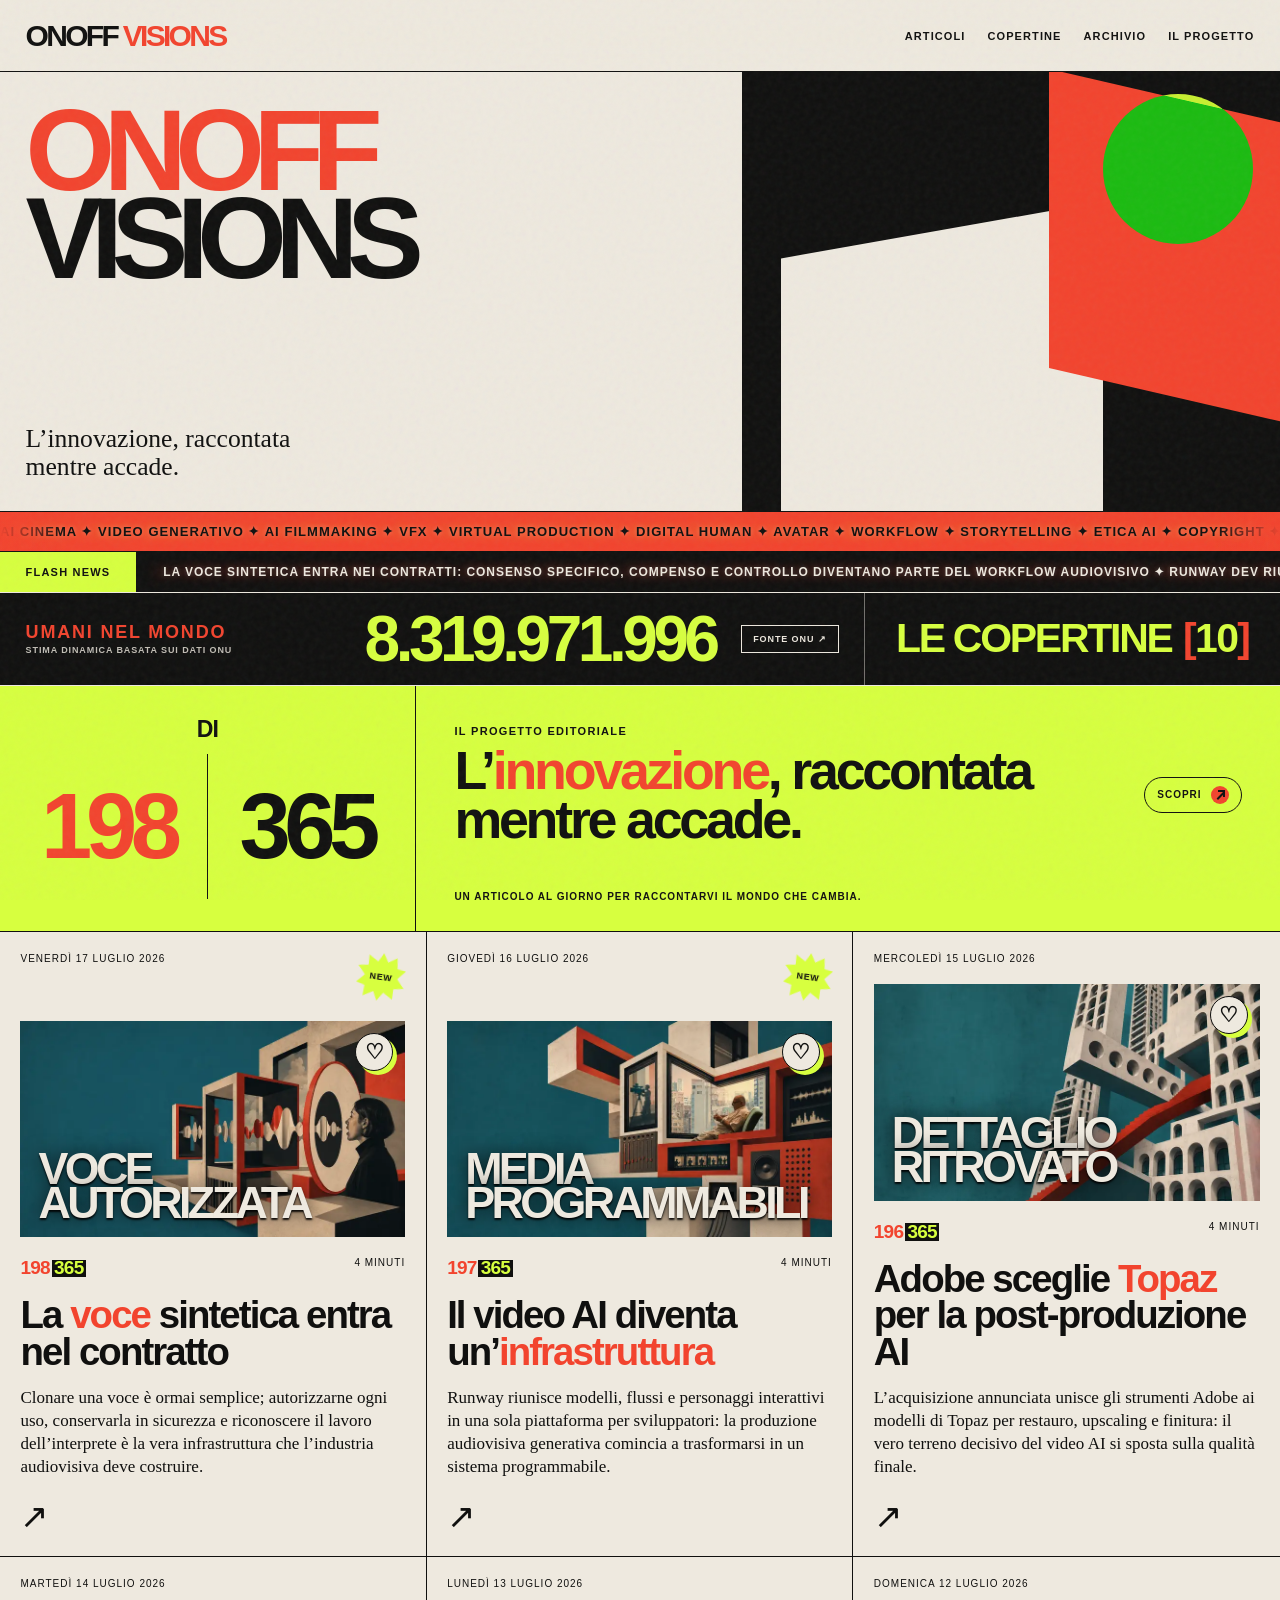
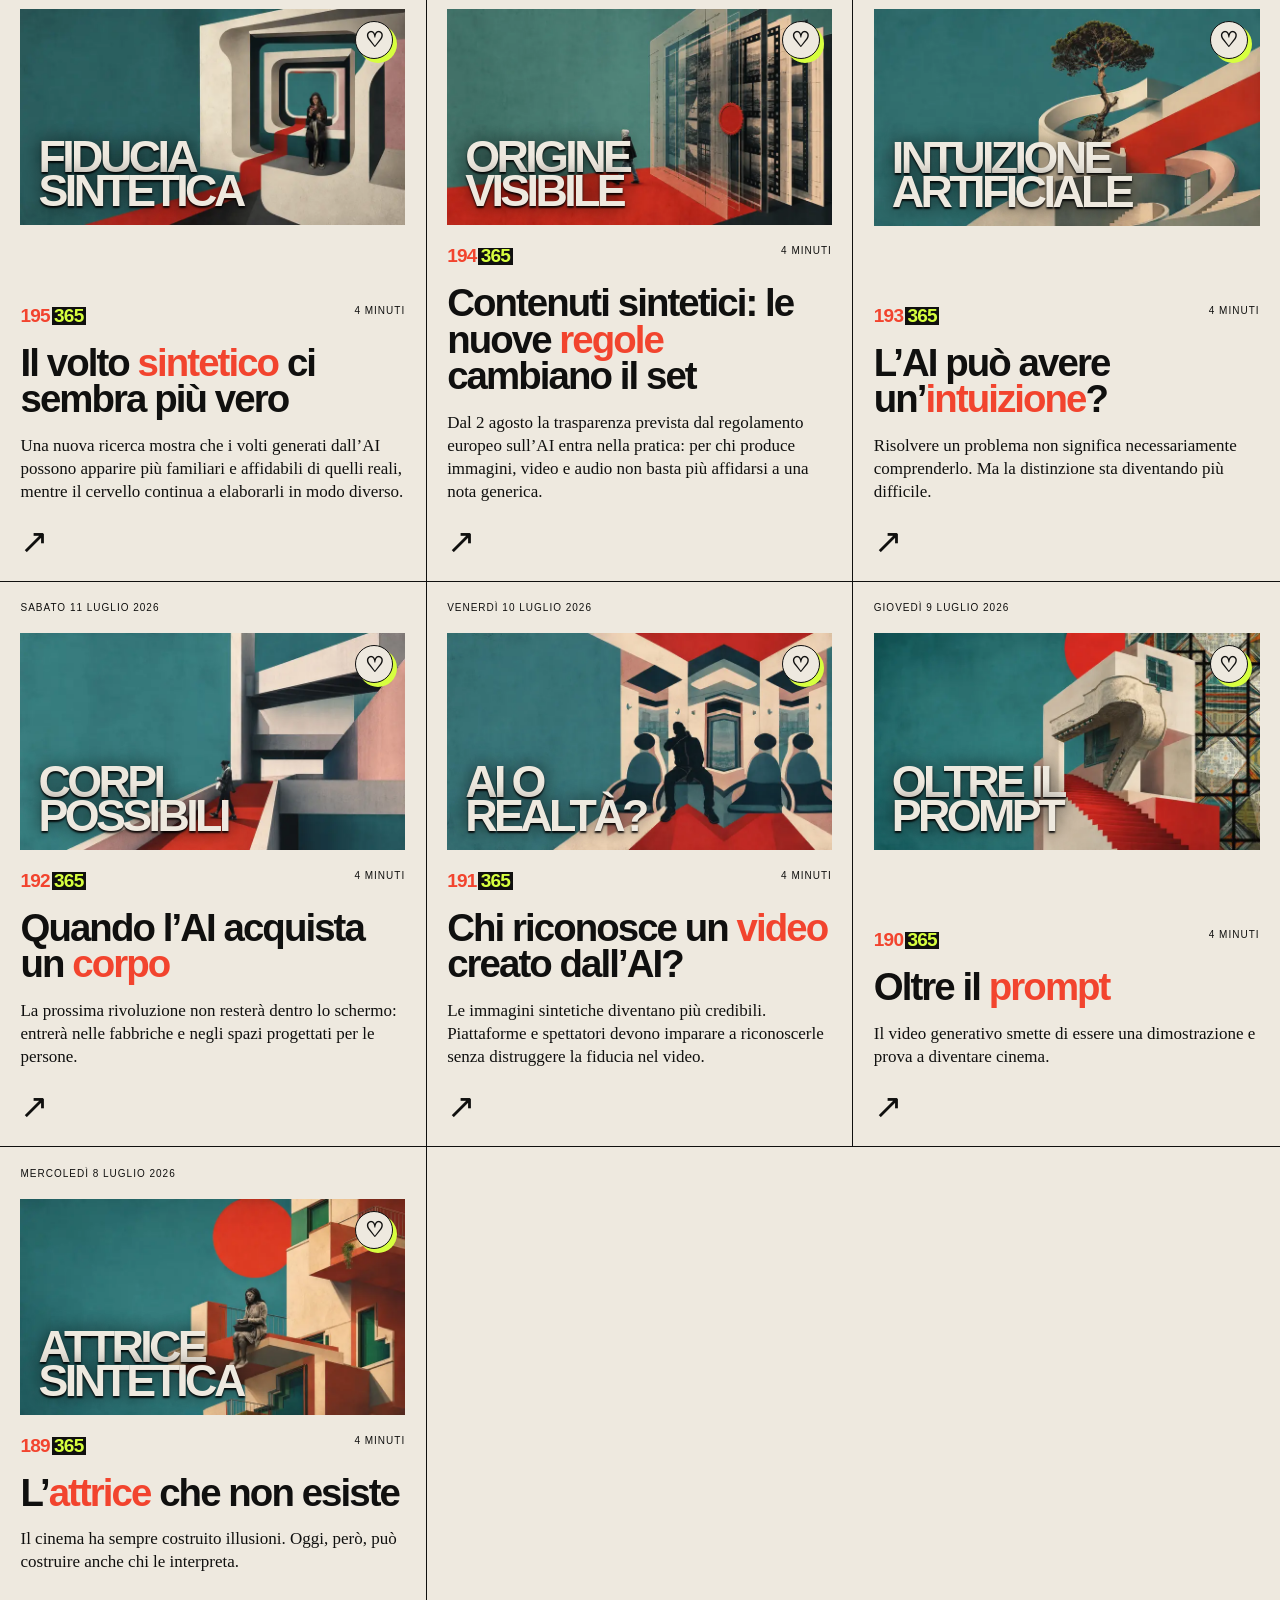
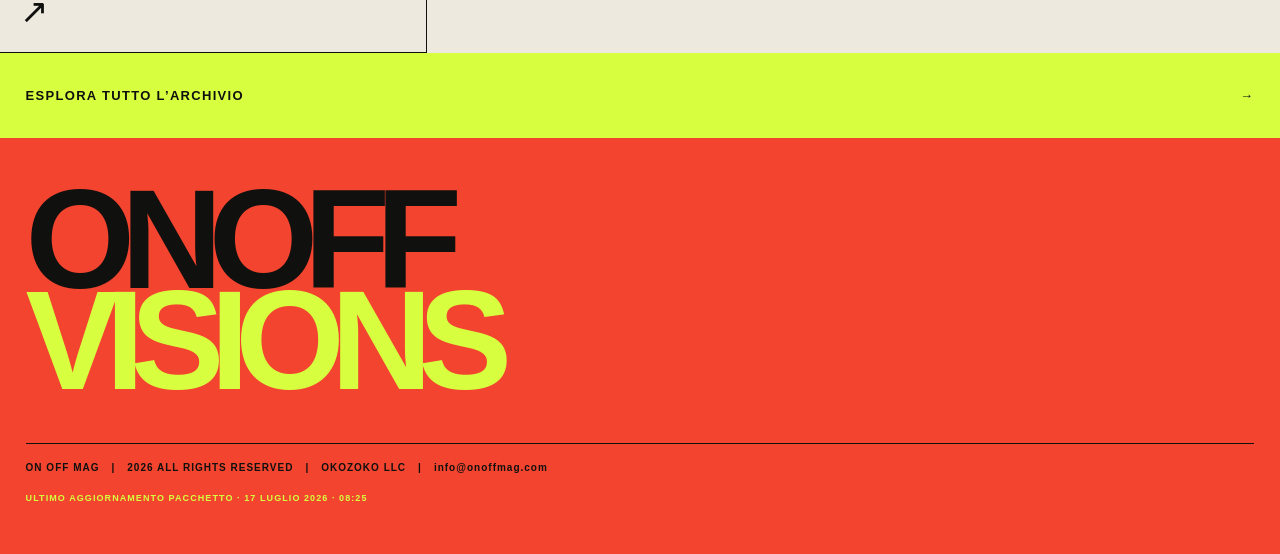
<file: index.html>
<!doctype html>
<html lang="it">
<head>
 <meta charset="utf-8">
 <meta name="viewport" content="width=device-width,initial-scale=1">
 <title>ONOFF VISIONS — AI, cinema e tecnologie creative</title>
 <meta name="description" content="L’innovazione, raccontata mentre accade.">
 <meta name="theme-color" content="#eee9df">
 <meta name="apple-mobile-web-app-title" content="ONOFF VISIONS">
 <link rel="apple-touch-icon" href="/apple-touch-icon.png">
 <link rel="icon" type="image/png" href="/favicon-32x32.png">
 <link rel="icon" type="image/png" sizes="192x192" href="/icon-192.png">
 <link rel="icon" type="image/png" sizes="512x512" href="/icon-512.png">
 <link rel="manifest" href="/site.webmanifest">
 <meta property="og:type" content="website">
 <meta property="og:site_name" content="ONOFF VISIONS">
 <meta property="og:title" content="ONOFF VISIONS — Un articolo al giorno per raccontarvi il mondo che cambia">
 <meta property="og:description" content="L’innovazione, raccontata mentre accade.">
 <meta property="og:url" content="https://onoffvisions.pages.dev/">
 <meta property="og:image" content="https://onoffvisions.pages.dev/onoff-visions-share-v2.png">
 <meta property="og:image:width" content="800">
 <meta property="og:image:height" content="800">
 <meta property="og:image:alt" content="Icona ONOFF VISIONS">
 <meta name="twitter:card" content="summary_large_image">
 <link rel="stylesheet" href="styles.css">
</head>
<body data-base=".">
 <div class="grain"></div>
 <header><a class="logo" href="index.html">ONOFF <i>VISIONS</i></a><nav><a href="index.html">Articoli</a><a href="archivio.html">Archivio</a><a href="about.html">Il progetto</a></nav><button class="menu" onclick="toggleMenu()">☰</button></header>
 <main>
  <section class="hero"><div class="hero-copy"><h1 class="hero-logo"><span>ONOFF</span><span>VISIONS</span></h1><p class="lead">L’innovazione, raccontata mentre&nbsp;accade.</p></div><div class="hero-art"><div class="shape a"></div><div class="shape b"></div><div class="shape c"></div></div></section>
  <div class="ticker" aria-label="Temi di ONOFF VISIONS"><div class="ticker-track"><span>AI CINEMA ✦ VIDEO GENERATIVO ✦ AI FILMMAKING ✦ VFX ✦ VIRTUAL PRODUCTION ✦ DIGITAL HUMAN ✦ AVATAR ✦ WORKFLOW ✦ STORYTELLING ✦ ETICA AI ✦ COPYRIGHT ✦ SORA ✦ VEO ✦ RUNWAY ✦ KLING ✦ MIDJOURNEY ✦ ADOBE FIREFLY ✦ CHAT GPT ✦ ROBOTICA ✦ INDUSTRIA AUDIOVISIVA ✦ FUTURO DELLE IMMAGINI ✦ CINEMA ✦ CREATIVITÀ ✦ INNOVAZIONE ✦ CULTURA VISIVA ✦ TECNOLOGIA ✦</span><span aria-hidden="true">AI CINEMA ✦ VIDEO GENERATIVO ✦ AI FILMMAKING ✦ VFX ✦ VIRTUAL PRODUCTION ✦ DIGITAL HUMAN ✦ AVATAR ✦ WORKFLOW ✦ STORYTELLING ✦ ETICA AI ✦ COPYRIGHT ✦ SORA ✦ VEO ✦ RUNWAY ✦ KLING ✦ MIDJOURNEY ✦ ADOBE FIREFLY ✦ CHAT GPT ✦ ROBOTICA ✦ INDUSTRIA AUDIOVISIVA ✦ FUTURO DELLE IMMAGINI ✦ CINEMA ✦ CREATIVITÀ ✦ INNOVAZIONE ✦ CULTURA VISIVA ✦ TECNOLOGIA ✦</span></div></div>
  <section class="flash-news" aria-label="Ultime notizie flash"><span class="flash-label">FLASH NEWS</span><div class="flash-window"><div class="flash-track" data-flash-news></div></div></section>
  <section class="world-counter" aria-label="Stima della popolazione mondiale"><div class="world-counter-copy"><span>Umani nel mondo</span><small>Stima dinamica basata sui dati ONU</small></div><strong data-world-counter aria-label="Stima aggiornata della popolazione mondiale">8.300.678.396</strong><a class="world-source" href="https://population.un.org/wpp/" target="_blank" rel="noopener noreferrer">Fonte ONU ↗</a><a class="world-covers" href="copertine.html"><span>Le copertine</span><span class="cover-count" data-cover-count>00</span></a></section>
  <a class="project-banner" href="articoli/perche-onoff-visions.html"><span class="project-number" data-year-counter><small>DI</small><b data-year-current>000</b><i aria-hidden="true"></i><strong>365</strong></span><span class="project-copy"><small>Il progetto editoriale</small><span class="project-title"><em>L’<span class="title-highlight">innovazione</span>, raccontata mentre accade.</em><b class="project-cta">Scopri<span class="cta-arrow" aria-hidden="true"></span></b></span></span><small class="project-tagline">Un articolo al giorno per raccontarvi il mondo che cambia.</small></a>
  <section><div class="grid" data-cards></div><a class="archive-link" href="archivio.html"><span>Esplora tutto l’archivio</span><span>→</span></a></section>
 </main>
 <footer><div class="footer-logo">ONOFF<br>VISIONS</div><div class="fine"><span>Un progetto di ONOFFMAG — Roma / New York</span><span>© 2026</span></div></footer>
 <script src="app.js"></script>
</body>
</html>
</file>
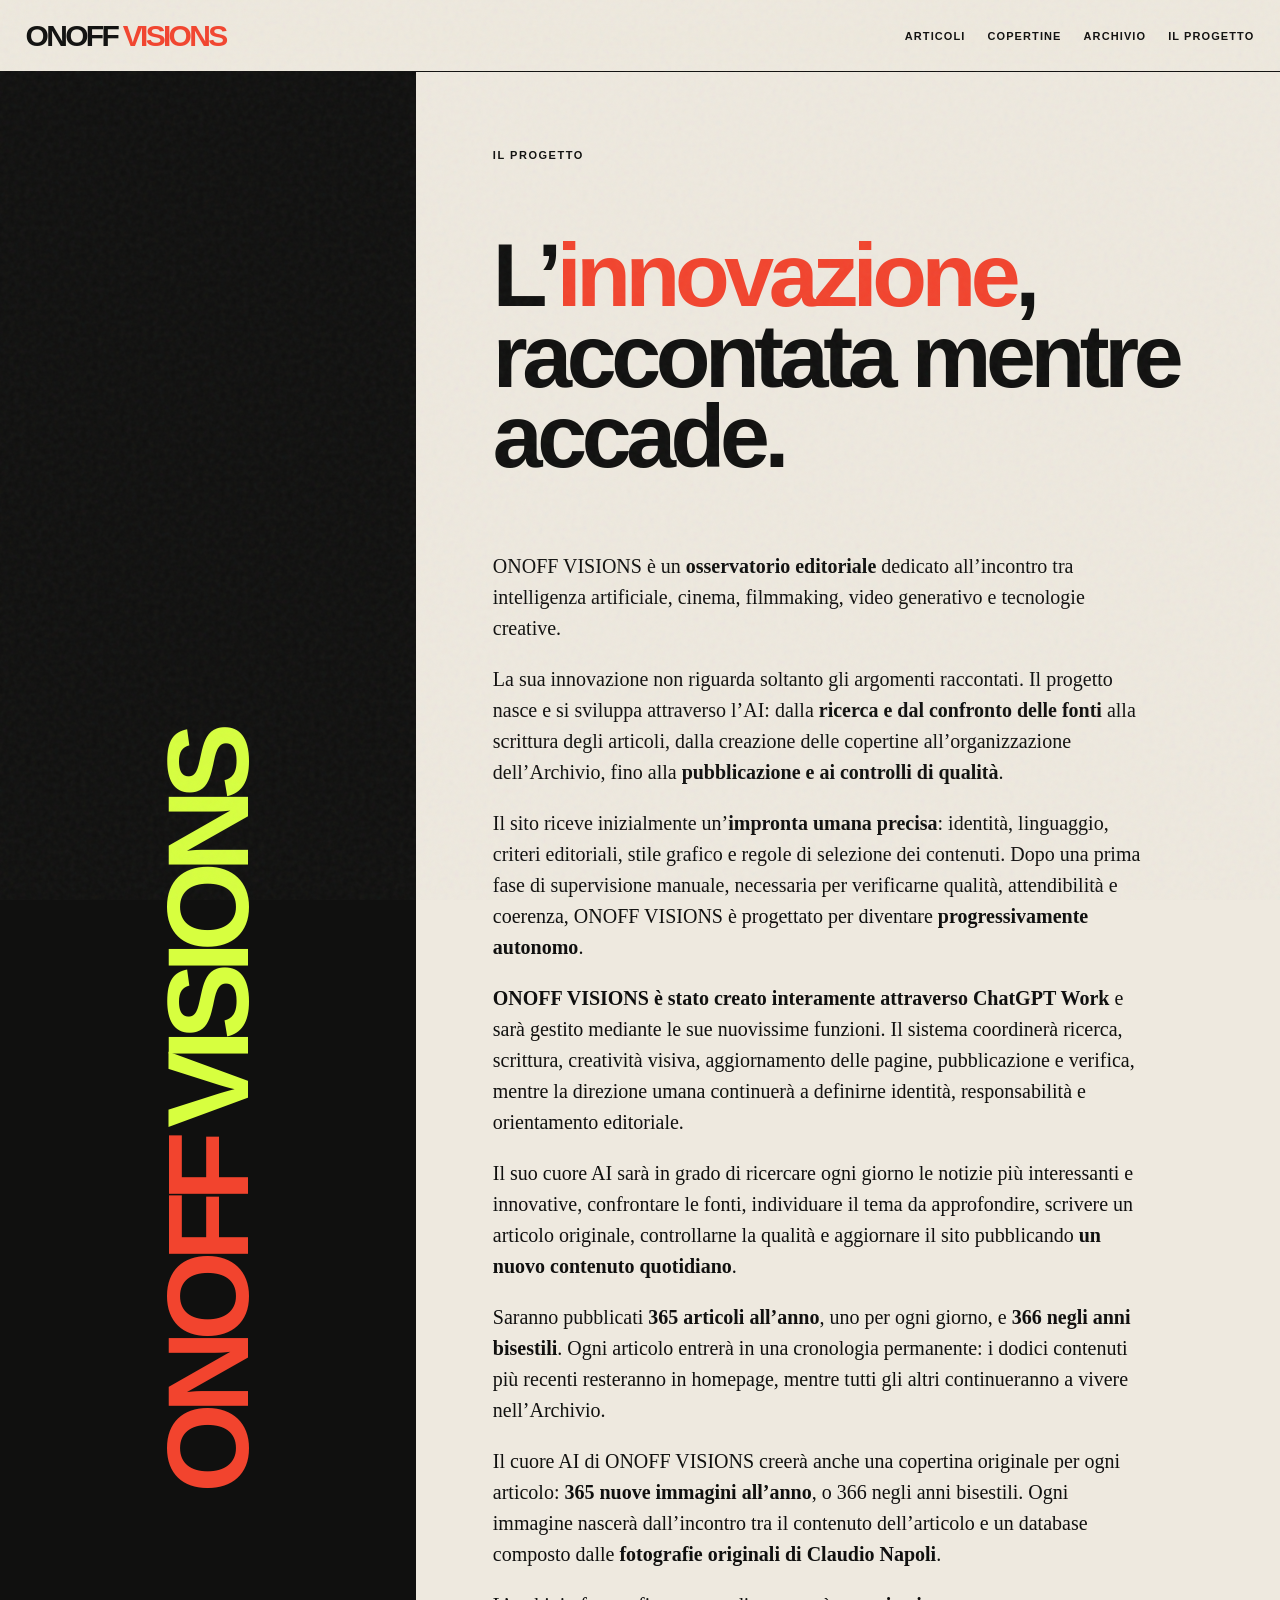
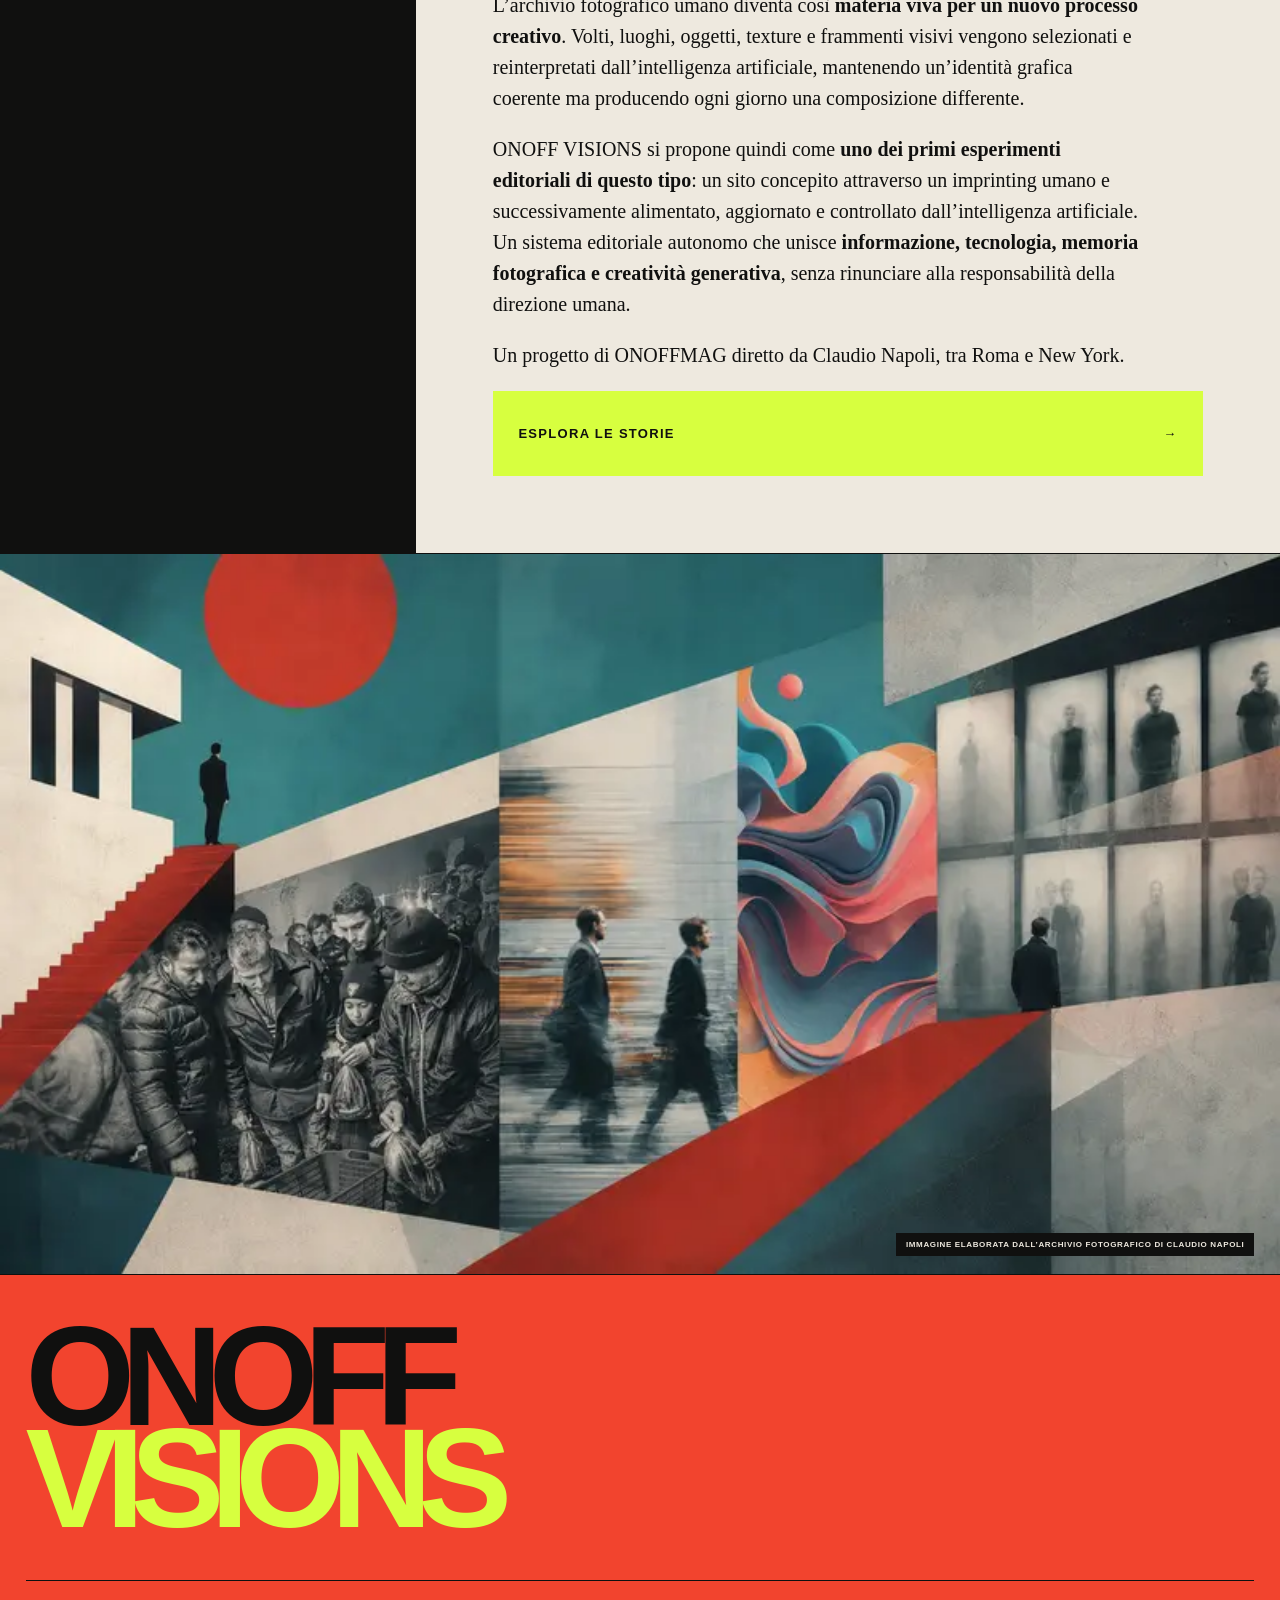
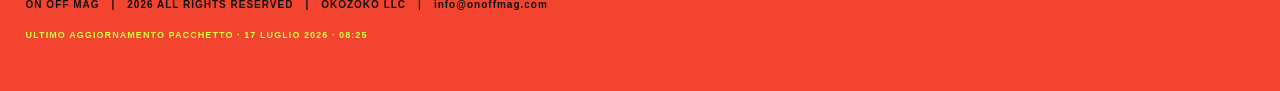
<file: about.html>
<!doctype html>
<html lang="it">
<head>
 <meta charset="utf-8">
 <meta name="viewport" content="width=device-width,initial-scale=1">
 <title>Il progetto — ONOFF VISIONS</title>
 <meta name="description" content="ONOFF VISIONS: un progetto editoriale creato e gestito con l’intelligenza artificiale, tra innovazione, immagini e controllo umano.">
 <link rel="stylesheet" href="styles.css">
</head>
<body data-base=".">
 <div class="grain"></div>
 <header>
  <a class="logo" href="index.html">ONOFF <i>VISIONS</i></a>
  <nav><a href="index.html">Articoli</a><a href="copertine.html">Copertine</a><a href="archivio.html">Archivio</a><a href="about.html">Il progetto</a></nav>
  <button class="menu" onclick="toggleMenu()">☰</button>
 </header>
 <main>
  <section class="about">
   <div class="about-mark"><div class="about-mark-inner"><span>ONOFF</span><span>VISIONS</span></div></div>
   <div class="about-copy">
    <div class="eyebrow">Il progetto</div>
    <h2>L’<span class="title-highlight">innovazione</span>, raccontata mentre accade.</h2>
    <p>ONOFF VISIONS è un <strong>osservatorio editoriale</strong> dedicato all’incontro tra intelligenza artificiale, cinema, filmmaking, video generativo e tecnologie creative.</p>
    <p>La sua innovazione non riguarda soltanto gli argomenti raccontati. Il progetto nasce e si sviluppa attraverso l’AI: dalla <strong>ricerca e dal confronto delle fonti</strong> alla scrittura degli articoli, dalla creazione delle copertine all’organizzazione dell’Archivio, fino alla <strong>pubblicazione e ai controlli di qualità</strong>.</p>
    <p>Il sito riceve inizialmente un’<strong>impronta umana precisa</strong>: identità, linguaggio, criteri editoriali, stile grafico e regole di selezione dei contenuti. Dopo una prima fase di supervisione manuale, necessaria per verificarne qualità, attendibilità e coerenza, ONOFF VISIONS è progettato per diventare <strong>progressivamente autonomo</strong>.</p>
    <p><strong>ONOFF VISIONS è stato creato interamente attraverso ChatGPT Work</strong> e sarà gestito mediante le sue nuovissime funzioni. Il sistema coordinerà ricerca, scrittura, creatività visiva, aggiornamento delle pagine, pubblicazione e verifica, mentre la direzione umana continuerà a definirne identità, responsabilità e orientamento editoriale.</p>
    <p>Il suo cuore AI sarà in grado di ricercare ogni giorno le notizie più interessanti e innovative, confrontare le fonti, individuare il tema da approfondire, scrivere un articolo originale, controllarne la qualità e aggiornare il sito pubblicando <strong>un nuovo contenuto quotidiano</strong>.</p>
    <p>Saranno pubblicati <strong>365 articoli all’anno</strong>, uno per ogni giorno, e <strong>366 negli anni bisestili</strong>. Ogni articolo entrerà in una cronologia permanente: i dodici contenuti più recenti resteranno in homepage, mentre tutti gli altri continueranno a vivere nell’Archivio.</p>
    <p>Il cuore AI di ONOFF VISIONS creerà anche una copertina originale per ogni articolo: <strong>365 nuove immagini all’anno</strong>, o 366 negli anni bisestili. Ogni immagine nascerà dall’incontro tra il contenuto dell’articolo e un database composto dalle <strong>fotografie originali di Claudio Napoli</strong>.</p>
    <p>L’archivio fotografico umano diventa così <strong>materia viva per un nuovo processo creativo</strong>. Volti, luoghi, oggetti, texture e frammenti visivi vengono selezionati e reinterpretati dall’intelligenza artificiale, mantenendo un’identità grafica coerente ma producendo ogni giorno una composizione differente.</p>
    <p>ONOFF VISIONS si propone quindi come <strong>uno dei primi esperimenti editoriali di questo tipo</strong>: un sito concepito attraverso un imprinting umano e successivamente alimentato, aggiornato e controllato dall’intelligenza artificiale. Un sistema editoriale autonomo che unisce <strong>informazione, tecnologia, memoria fotografica e creatività generativa</strong>, senza rinunciare alla responsabilità della direzione umana.</p>
    <p>Un progetto di ONOFFMAG diretto da Claudio Napoli, tra Roma e New York.</p>
    <a class="archive-link" href="index.html"><span>Esplora le storie</span><span>→</span></a>
   </div>
  </section>
  <figure class="about-visual">
   <picture>
    <source media="(max-width:800px)" srcset="images/progetto-leggere-futuro-800.webp">
    <img src="images/progetto-leggere-futuro-1600.webp" alt="Persone, movimento, astrazione e memoria attraversano un paesaggio visivo turchese, rosso e crema">
   </picture>
   <figcaption>Immagine elaborata dall’archivio fotografico di Claudio Napoli</figcaption>
  </figure>
 </main>
 <footer><div class="fine"><span>ONOFF VISIONS</span><span>© 2026</span></div></footer>
 <script src="app.js"></script>
</body>
</html>
</file>
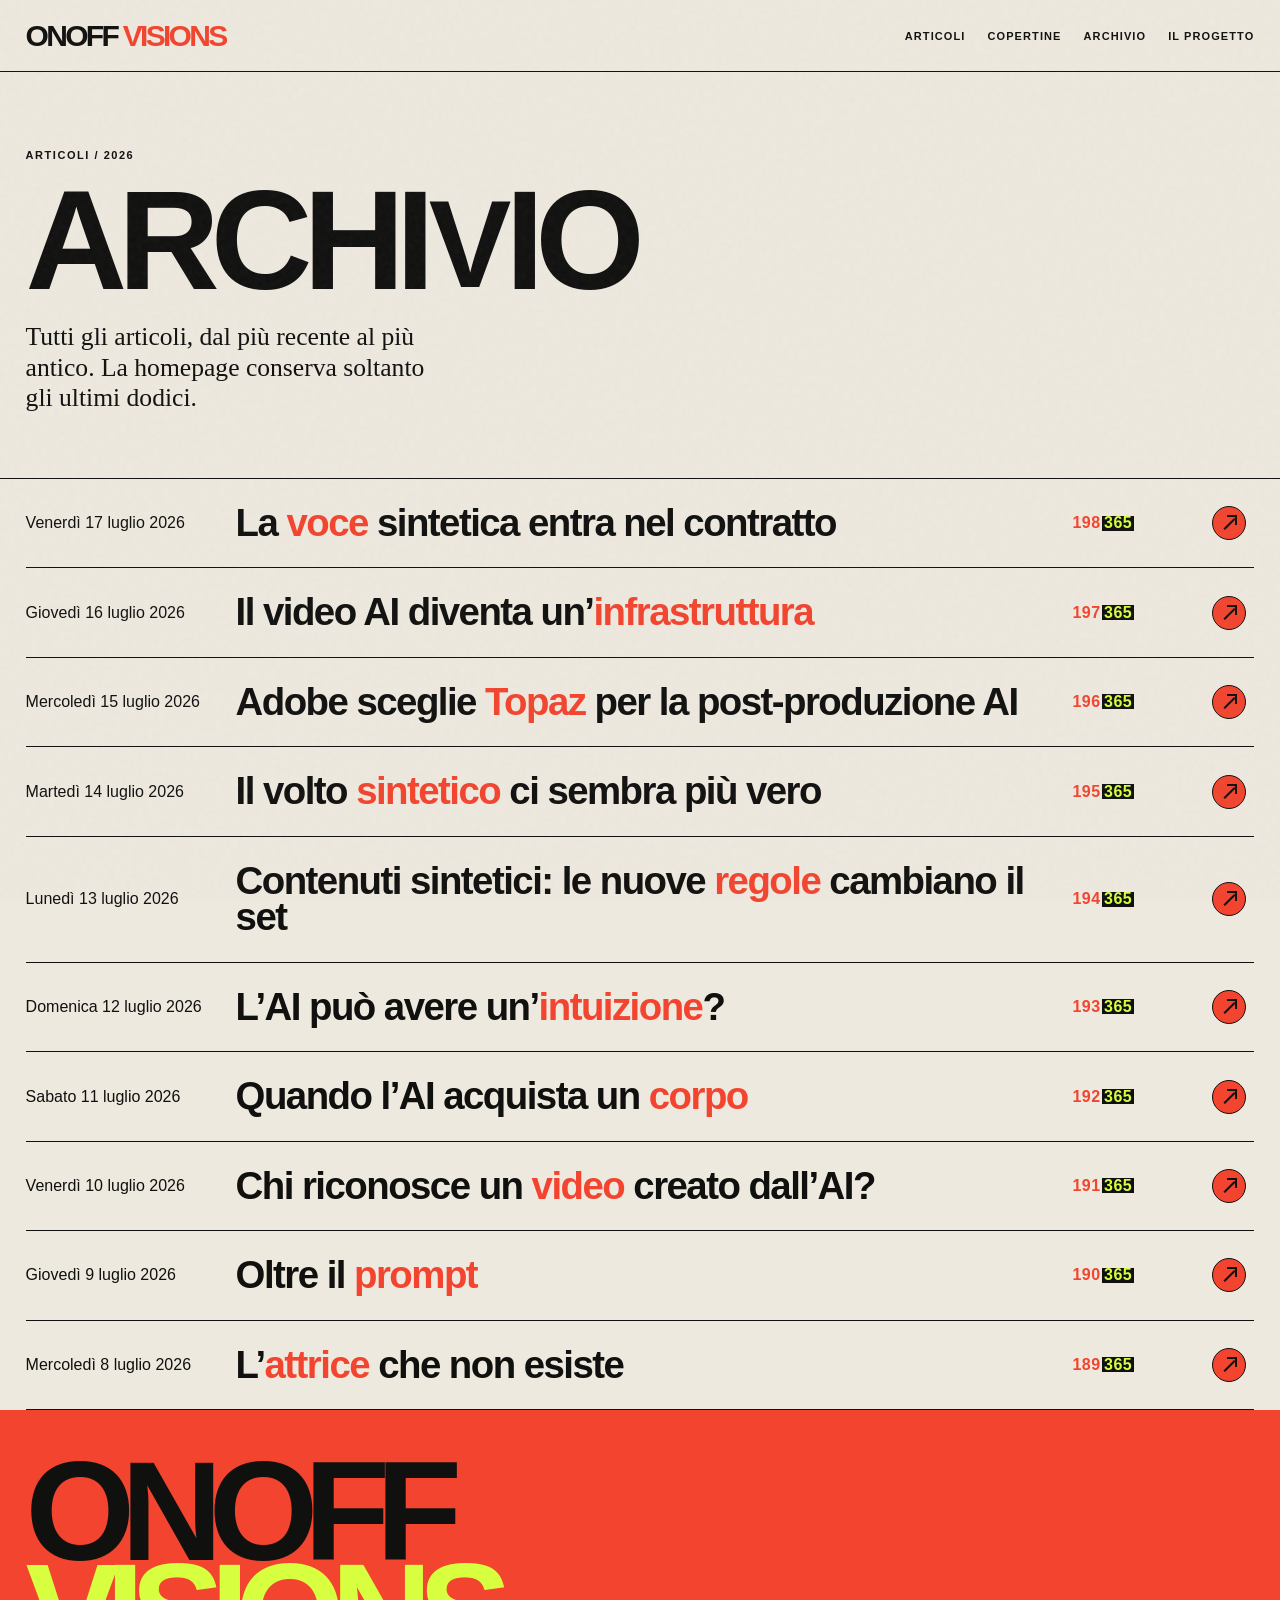
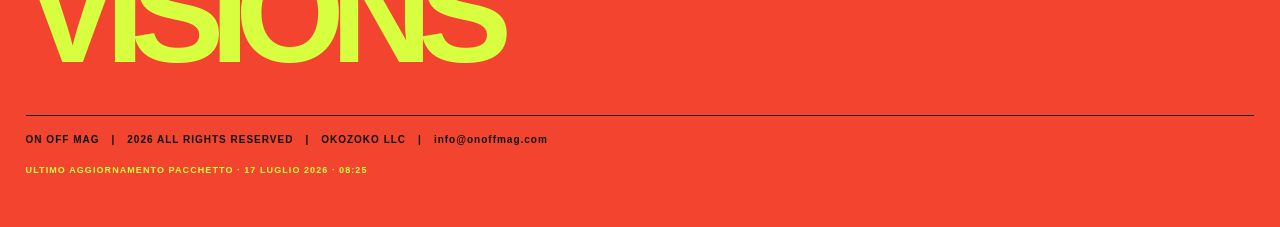
<file: archivio.html>
<!doctype html><html lang="it"><head><meta charset="utf-8"><meta name="viewport" content="width=device-width,initial-scale=1"><title>Archivio — ONOFF VISIONS</title><meta name="description" content="Archivio degli articoli di ONOFF VISIONS."><link rel="stylesheet" href="styles.css"></head><body data-base="."><div class="grain"></div><header><a class="logo" href="index.html">ONOFF <i>VISIONS</i></a><nav><a href="index.html">Articoli</a><a href="archivio.html">Archivio</a><a href="about.html">Il progetto</a></nav><button class="menu" onclick="toggleMenu()">☰</button></header><main><section class="page-title"><div class="eyebrow">Articoli / 2026</div><h1>Archivio</h1><p>Tutti gli articoli, dal più recente al più antico. La homepage conserva soltanto gli ultimi dodici.</p></section><section class="archive-list" data-archive></section></main><footer><div class="footer-logo">ONOFF<br>VISIONS</div><div class="fine"><span>Archivio editoriale</span><span>© 2026</span></div></footer><script src="app.js"></script></body></html>
</file>
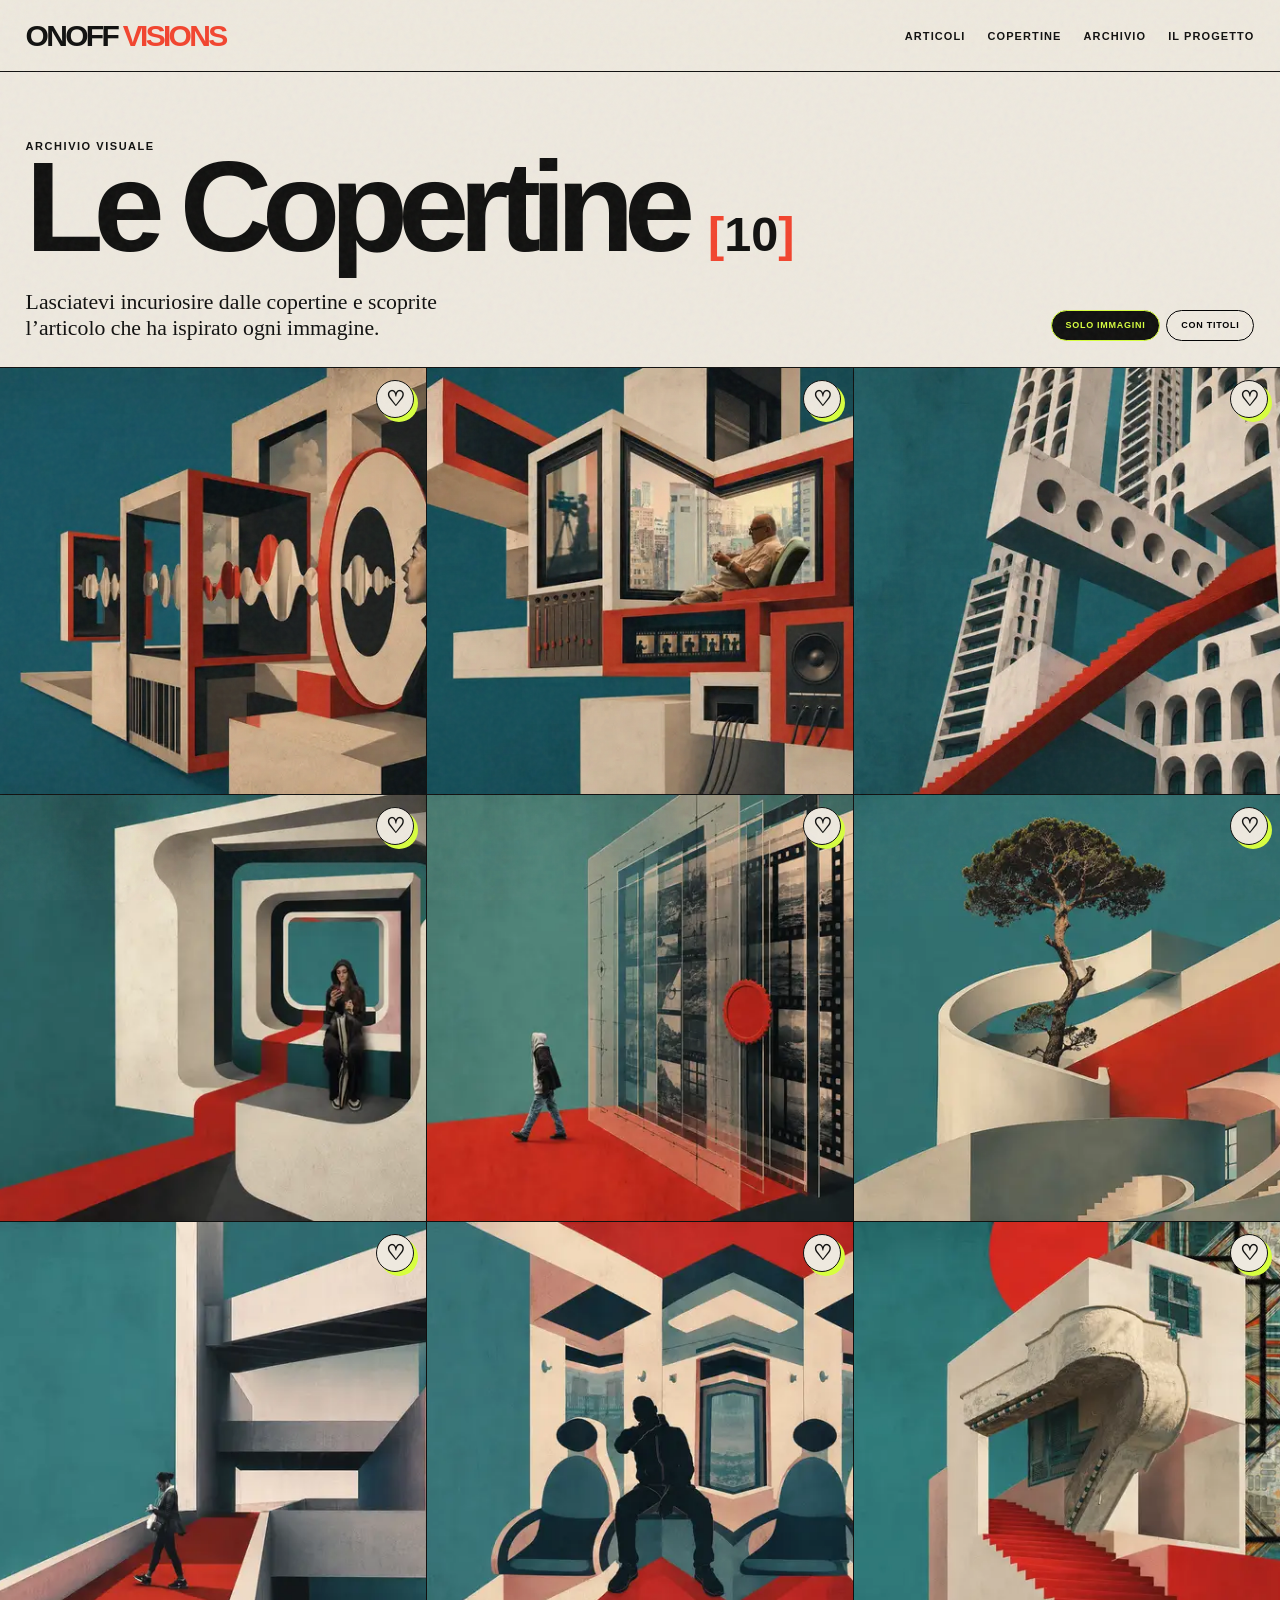
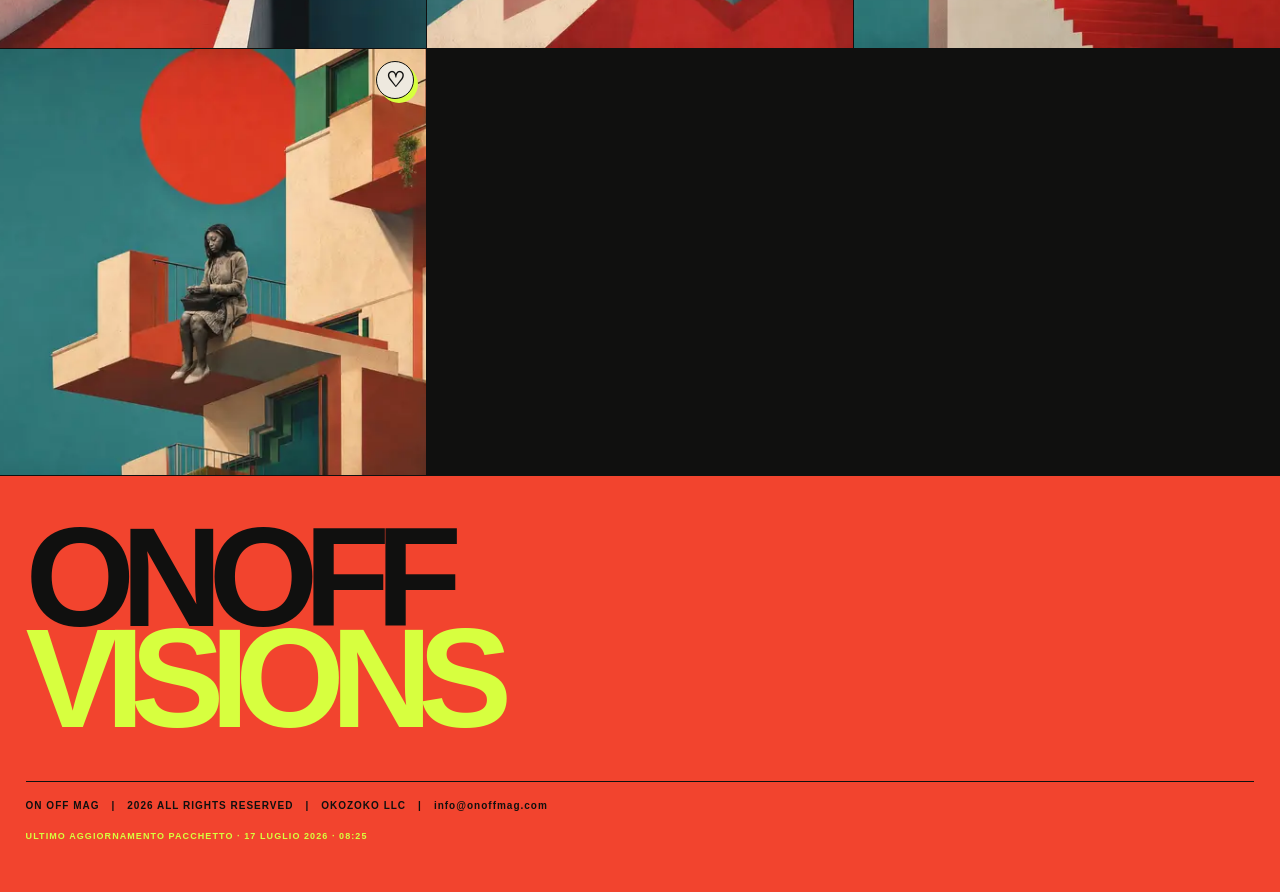
<file: copertine.html>
<!doctype html>
<html lang="it">
<head>
 <meta charset="utf-8">
 <meta name="viewport" content="width=device-width,initial-scale=1">
 <title>Copertine — ONOFF VISIONS</title>
 <meta name="description" content="Le copertine degli articoli di ONOFF VISIONS in una griglia visuale.">
 <meta name="theme-color" content="#eee9df">
 <link rel="apple-touch-icon" href="/apple-touch-icon.png">
 <link rel="icon" type="image/png" href="/favicon-32x32.png">
 <link rel="stylesheet" href="styles.css">
</head>
<body data-base=".">
 <div class="grain"></div>
 <header><a class="logo" href="index.html">ONOFF <i>VISIONS</i></a><nav><a href="index.html">Articoli</a><a href="copertine.html">Copertine</a><a href="archivio.html">Archivio</a><a href="about.html">Il progetto</a></nav><button class="menu" onclick="toggleMenu()">☰</button></header>
 <main>
  <section class="covers-head">
   <div class="covers-intro"><span class="eyebrow">Archivio visuale</span><h1>Le Copertine <span class="cover-count" data-cover-count>00</span></h1><p>Lasciatevi incuriosire dalle copertine e scoprite l’articolo che ha ispirato ogni immagine.</p></div>
   <div class="covers-controls" aria-label="Modalità di visualizzazione">
    <button class="is-active" type="button" data-cover-mode="images">Solo immagini</button>
    <button type="button" data-cover-mode="titles">Con titoli</button>
   </div>
  </section>
  <section class="covers-grid" data-cover-grid aria-label="Copertine degli articoli"></section>
 </main>
 <footer><div class="footer-logo">ONOFF<br>VISIONS</div><div class="fine"><span>Archivio visuale</span><span>© 2026</span></div></footer>
 <script src="app.js"></script>
</body>
</html>
</file>
<file: styles.css>
:root{--ink:#10100f;--paper:#eee9df;--red:#f2442e;--acid:#d7ff3f;--soft:#f7f3eb;--line:rgba(16,16,15,.25)}*{box-sizing:border-box}html{scroll-behavior:smooth}body{margin:0;background:var(--paper);color:var(--ink);font-family:Arial,Helvetica,sans-serif}a{color:inherit;text-decoration:none}.grain{position:fixed;inset:0;pointer-events:none;opacity:.05;z-index:20;background-image:url("data:image/svg+xml,%3Csvg viewBox='0 0 180 180' xmlns='http://www.w3.org/2000/svg'%3E%3Cfilter id='n'%3E%3CfeTurbulence type='fractalNoise' baseFrequency='.9' numOctaves='4' stitchTiles='stitch'/%3E%3C/filter%3E%3Crect width='100%25' height='100%25' filter='url(%23n)'/%3E%3C/svg%3E")}header{height:72px;border-bottom:1px solid;display:flex;align-items:center;justify-content:space-between;padding:0 2vw;position:sticky;top:0;background:rgba(238,233,223,.94);backdrop-filter:blur(12px);z-index:10}.logo{font-size:30px;font-weight:900;letter-spacing:-.09em}.logo i{font-style:normal;color:var(--red)}nav{display:flex;gap:22px;font-size:11px;font-weight:700;letter-spacing:.1em;text-transform:uppercase}.menu{display:none;border:0;background:none;font-size:24px}.hero{min-height:76vh;display:grid;grid-template-columns:1.2fr .8fr;border-bottom:1px solid}.hero-copy{padding:5vw 2vw;display:flex;flex-direction:column;justify-content:space-between}.kicker,.eyebrow{font-size:11px;font-weight:700;letter-spacing:.14em;text-transform:uppercase}.kicker:before{content:"";display:inline-block;width:40px;height:9px;background:var(--red);margin-right:12px}.hero h1{font-size:clamp(72px,12vw,180px);line-height:.76;letter-spacing:-.1em;text-transform:uppercase;margin:4vw 0}.lead{font-family:Georgia,serif;font-size:clamp(22px,2.4vw,35px);line-height:1.08;max-width:28ch}.hero-art{border-left:1px solid;background:var(--ink);position:relative;overflow:hidden;min-height:500px}.shape{position:absolute}.shape.a{width:60%;height:84%;background:var(--paper);left:7%;bottom:-5%;transform:skewY(-10deg)}.shape.b{width:55%;height:75%;background:var(--red);right:-12%;top:8%;transform:skewY(13deg)}.shape.c{width:15vw;aspect-ratio:1;border-radius:50%;background:var(--acid);right:5%;top:5%;mix-blend-mode:difference}.ticker{background:var(--red);border-bottom:1px solid;padding:12px 2vw;font-weight:900;text-transform:uppercase;word-spacing:18px}.section-head{display:grid;grid-template-columns:1fr 2fr;border-bottom:1px solid}.section-head>*{padding:3vw 2vw}.section-head h2{font-size:clamp(45px,7vw,100px);line-height:.82;letter-spacing:-.07em;text-transform:uppercase;margin:0}.section-head p{font:clamp(20px,2vw,29px)/1.2 Georgia,serif;border-left:1px solid;margin:0;display:flex;align-items:flex-end}.grid{display:grid;grid-template-columns:repeat(12,1fr)}.card{grid-column:span 4;padding:1.6vw;border-right:1px solid;border-bottom:1px solid;min-height:455px;display:flex;flex-direction:column;justify-content:space-between;transition:.2s}.card:nth-child(3n){border-right:0}.card:hover{background:var(--ink);color:var(--paper)}.card h3{font-size:clamp(28px,3vw,44px);line-height:.95;letter-spacing:-.05em;margin:18px 0 10px}.card p{font:17px/1.35 Georgia,serif}.meta{display:flex;justify-content:space-between;font-size:10px;text-transform:uppercase;letter-spacing:.1em}.new{background:var(--acid);color:var(--ink);border:1px solid;padding:6px 9px;border-radius:20px;font-weight:900}.thumb{height:190px;background:var(--ink);margin:20px 0;position:relative;overflow:hidden}.thumb:before{content:"";position:absolute;background:var(--red);inset:18% 12%;transform:skew(-13deg)}.thumb:after{content:"";position:absolute;width:70px;height:70px;background:var(--acid);border-radius:50%;left:36%;top:25%;mix-blend-mode:difference}.arrow{font-size:34px}.archive-link{padding:35px 2vw;display:flex;justify-content:space-between;font-size:13px;font-weight:700;text-transform:uppercase;letter-spacing:.1em;background:var(--acid)}.archive-link:hover{background:var(--red)}footer{background:var(--red);padding:4vw 2vw}.footer-logo{font-size:clamp(60px,11vw,160px);font-weight:900;line-height:.72;letter-spacing:-.1em}.fine{display:flex;justify-content:space-between;margin-top:4vw;font-size:10px;text-transform:uppercase;letter-spacing:.1em}.page-title{padding:6vw 2vw 3vw;border-bottom:1px solid}.page-title h1{font-size:clamp(60px,11vw,160px);line-height:.78;letter-spacing:-.09em;text-transform:uppercase;margin:2vw 0}.page-title p{font:clamp(20px,2vw,30px)/1.2 Georgia,serif;max-width:32ch}.archive-list{padding:0 2vw}.archive-row{display:grid;grid-template-columns:130px 1fr 170px 30px;gap:20px;padding:26px 0;border-bottom:1px solid;align-items:center}.archive-row h2{font-size:clamp(24px,3vw,43px);line-height:.95;letter-spacing:-.04em;margin:0}.article-hero{display:grid;grid-template-columns:.5fr 1.5fr;border-bottom:1px solid}.article-number{padding:4vw 2vw;background:var(--red);font-size:clamp(100px,15vw,220px);font-weight:900;line-height:.7;letter-spacing:-.1em}.article-intro{padding:5vw}.article-intro h1{font-size:clamp(52px,8vw,116px);line-height:.84;letter-spacing:-.075em;margin:2vw 0;max-width:11ch}.article-intro .deck{font:clamp(23px,2.4vw,36px)/1.15 Georgia,serif;max-width:28ch}.article-layout{display:grid;grid-template-columns:.5fr 1.5fr;background:var(--soft)}.article-side{padding:3vw 2vw;border-right:1px solid}.article-copy{padding:5vw 8vw;max-width:1050px}.article-copy p{font:19px/1.68 Georgia,serif}.article-copy p:first-child:first-letter{float:left;font:bold 84px/.7 Arial;padding:12px 10px 4px 0;color:var(--red)}.highlights{margin-top:45px;padding-top:20px;border-top:1px solid;display:flex;gap:8px;flex-wrap:wrap}.chip{border:1px solid;border-radius:30px;padding:8px 13px;font-size:10px;font-weight:700;text-transform:uppercase;letter-spacing:.08em}.about{display:grid;grid-template-columns:.65fr 1.35fr}.about-mark{background:var(--ink);color:var(--red);font-size:22vw;font-weight:900;line-height:.8;padding:5vw 2vw}.about-copy{padding:6vw}.about-copy h2{font-size:clamp(44px,7vw,96px);line-height:.9;letter-spacing:-.06em}.about-copy p{font:20px/1.55 Georgia,serif;max-width:650px}@media(max-width:800px){header{height:62px;padding:0 4vw}.logo{font-size:23px}nav{display:none;position:absolute;top:62px;left:0;right:0;padding:24px;background:var(--paper);flex-direction:column;border-bottom:1px solid}nav.open{display:flex}.menu{display:block}.hero,.section-head,.article-hero,.article-layout,.about{grid-template-columns:1fr}.hero-copy{min-height:60vh;padding:12vw 4vw}.hero-art{border-left:0;min-height:45vh}.section-head>*{padding:8vw 4vw}.section-head p{border-left:0;border-top:1px solid}.card{grid-column:span 12;padding:7vw 4vw;border-right:0;min-height:430px}.article-number{padding:8vw 4vw}.article-intro{padding:10vw 4vw}.article-side{border-right:0;border-bottom:1px solid;padding:7vw 4vw}.article-copy{padding:10vw 4vw}.archive-row{grid-template-columns:1fr 30px}.archive-row .date,.archive-row .category{display:none}.about-mark{font-size:55vw}.fine{display:block;line-height:1.8}}
:root .thumb{height:220px;color:var(--paper);isolation:isolate}:root .thumb:before,:root .thumb:after{inset:auto;transform:none;box-shadow:none;mix-blend-mode:normal}.cover-word{position:absolute;z-index:5;left:16px;bottom:12px;font-size:clamp(30px,3.2vw,48px);font-weight:900;line-height:.78;letter-spacing:-.08em;text-transform:uppercase;max-width:5.5ch}.cover-no{position:absolute;z-index:6;right:12px;top:8px;font-size:12px;font-weight:900;letter-spacing:.12em}.thumb.cover-eye:before{width:165px;height:82px;border:22px solid var(--red);border-radius:50%;left:18%;top:22%;background:transparent;transform:rotate(-12deg)}.thumb.cover-eye:after{width:58px;height:58px;background:var(--acid);border-radius:50%;left:42%;top:31%}.thumb.cover-body{background:var(--red)}.thumb.cover-body:before{width:46%;height:115%;background:var(--ink);left:28%;top:-8%;clip-path:polygon(50% 0,76% 18%,64% 43%,95% 100%,5% 100%,36% 43%,24% 18%)}.thumb.cover-body:after{width:48px;height:48px;border:10px solid var(--acid);background:transparent;border-radius:50%;left:42%;top:8%}.thumb.cover-arch:before{width:52%;height:92%;background:var(--paper);left:8%;bottom:-15%;transform:skewY(-10deg);box-shadow:52px -24px 0 var(--red)}.thumb.cover-arch:after{inset:20% 12% 0 12%;background:repeating-linear-gradient(90deg,transparent 0 15px,var(--ink) 16px 20px);mix-blend-mode:multiply}.thumb.cover-prompt{background:var(--paper);color:var(--ink);border:18px solid var(--ink)}.thumb.cover-prompt:before{width:140%;height:26px;background:var(--red);top:35%;left:-20%;transform:rotate(-18deg);box-shadow:0 48px 0 var(--ink)}.thumb.cover-prompt:after{content:">_";font:bold 66px Arial;color:var(--acid);background:var(--ink);width:auto;height:auto;padding:5px 12px;right:8%;top:8%;z-index:3}.thumb.cover-think:before{width:145px;height:145px;border:18px solid var(--red);background:transparent;border-radius:50%;right:8%;top:8%}.thumb.cover-think:after{width:110px;height:110px;background:repeating-radial-gradient(circle,var(--acid) 0 4px,transparent 5px 13px);right:15%;top:18%}.cover-think .cover-word{max-width:6ch}
:root .cover-word{z-index:8;left:0;bottom:0;max-width:none;width:auto;min-width:58%;padding:10px 15px 12px;background:var(--ink);color:var(--paper);font-size:clamp(27px,2.8vw,42px);line-height:.78;box-shadow:8px -8px 0 var(--red)}:root .cover-prompt .cover-word{background:var(--red);color:var(--ink);box-shadow:8px -8px 0 var(--acid)}:root .cover-arch .cover-word{min-width:68%}:root .cover-think .cover-word{max-width:none}.thumb:focus-within .cover-word,.card:hover .cover-word{background:var(--acid);color:var(--ink)}
:root .thumb.cover-prompt{background:var(--ink);border:0;color:var(--paper)}:root .thumb.cover-prompt:before{content:"";left:8%;top:12%;width:70%;height:42%;background:repeating-linear-gradient(90deg,var(--paper) 0 24%,transparent 24% 27%);border-top:8px solid var(--red);border-bottom:8px solid var(--red);transform:rotate(-4deg);box-shadow:18px 18px 0 var(--acid)}:root .thumb.cover-prompt:after{content:"";right:9%;top:20%;width:0;height:0;padding:0;background:transparent;border-top:32px solid transparent;border-bottom:32px solid transparent;border-left:48px solid var(--red);font-size:0;z-index:4;filter:drop-shadow(8px 8px 0 var(--acid))}:root .thumb.cover-prompt .cover-word{background:var(--paper);color:var(--ink);box-shadow:8px -8px 0 var(--red)}
:root .new{position:relative;width:48px;height:48px;padding:0;border:0;border-radius:0;display:grid;place-items:center;background:var(--acid);font-size:9px;letter-spacing:.08em;transform:rotate(8deg);clip-path:polygon(50% 0,61% 18%,79% 7%,82% 29%,100% 32%,84% 50%,100% 68%,79% 72%,79% 94%,59% 82%,47% 100%,38% 81%,17% 93%,18% 71%,0 66%,16% 49%,0 31%,21% 28%,20% 7%,40% 19%);filter:drop-shadow(3px 4px 0 var(--ink))}.card:hover .new{background:var(--red);color:var(--paper);filter:drop-shadow(3px 4px 0 var(--acid))}
:root .article-number{font-size:clamp(48px,7vw,108px);line-height:.82;overflow-wrap:anywhere}:root .cover-no{font-size:11px;background:var(--paper);color:var(--ink);padding:5px 7px}
:root .num-current{color:var(--red);margin-right:.09em}:root .num-total{display:inline-block;background:var(--ink);color:var(--acid);padding:.04em .13em .08em;line-height:.82}:root .article-number{background:var(--paper);white-space:nowrap;overflow-wrap:normal}:root .article-date{display:flex;justify-content:space-between;align-items:center;margin-bottom:2vw;font-size:12px;font-weight:900;letter-spacing:.12em;text-transform:uppercase;border-bottom:1px solid;padding-bottom:14px}:root .archive-row{grid-template-columns:190px 1fr 120px 30px}:root .archive-number{font-weight:900;letter-spacing:.03em}:root .card>.meta:first-child{align-items:center}:root .card-number{font-size:19px;font-weight:900;letter-spacing:-.04em}:root .cover-no{font-size:15px}
:root .mobile-article-progress,:root .mobile-reading-time{display:none}
@media(max-width:800px){:root [data-article] .article-date{display:grid;grid-template-columns:auto minmax(0,1fr) auto;gap:9px;align-items:center;margin-bottom:22px;padding-bottom:10px;font-size:8px;letter-spacing:.055em}:root [data-article] .article-date time{overflow:hidden;text-align:center;white-space:nowrap;text-overflow:ellipsis}:root [data-article] .article-date .new{display:none}:root [data-article] .mobile-article-progress,:root [data-article] .mobile-reading-time{display:block;white-space:nowrap}:root [data-article] .mobile-article-progress{font-size:12px;letter-spacing:-.04em}:root [data-article] .mobile-article-progress .num-total{padding:2px 4px 3px}:root [data-article] .article-intro>.meta{display:none}}
:root .thumb.cover-label{background:var(--paper)}:root .thumb.cover-label:before{content:"AI";display:grid;place-items:center;width:118px;height:118px;left:12%;top:12%;border-radius:50%;background:var(--red);color:var(--ink);font:900 55px Arial;transform:rotate(-10deg);box-shadow:14px 12px 0 var(--acid)}:root .thumb.cover-label:after{content:"?";right:12%;top:2%;color:var(--ink);background:transparent;font:900 150px/.9 Arial;transform:rotate(9deg)}@media(max-width:800px){.archive-row .archive-number{display:none}}
:root .project-banner{display:grid;grid-template-columns:.65fr 1.35fr;align-items:stretch;border-bottom:1px solid;background:var(--acid);transition:.2s}:root .project-banner:hover{background:var(--paper)}:root .project-number{padding:3vw 2vw;border-right:1px solid;display:flex;align-items:center;font-size:clamp(50px,8vw,118px);font-weight:900;letter-spacing:-.08em;white-space:nowrap}:root .project-number b{color:var(--red);margin-right:.09em;min-width:2.85ch;text-align:right}:root .project-number strong{display:inline-block;background:var(--ink);color:var(--acid);padding:.04em .13em .08em;line-height:.82;text-shadow:none}:root .project-number.is-counting b{font-variant-numeric:tabular-nums}:root .project-copy{padding:3vw;display:flex;flex-direction:column;justify-content:center}:root .project-copy small{font-size:11px;font-weight:700;text-transform:uppercase;letter-spacing:.12em}:root .project-title{display:flex;align-items:center;gap:18px;margin:.6rem 0}:root .project-copy em{font-style:normal;font-size:clamp(34px,5vw,76px);font-weight:900;line-height:.9;letter-spacing:-.06em}:root .project-cta{flex:0 0 auto;border:1px solid;border-radius:999px;padding:8px 12px;font-size:10px;line-height:1;text-transform:uppercase;letter-spacing:.1em}:root .project-banner:hover .project-cta{background:var(--ink);color:var(--acid)}@media(max-width:800px){.project-banner{grid-template-columns:1fr}.project-number{border-right:0;border-bottom:1px solid;padding:7vw 4vw}.project-copy{padding:7vw 4vw}.project-title{align-items:flex-end;justify-content:space-between;gap:12px}.project-copy em{max-width:8ch}.project-cta{margin-bottom:4px}}

/* Nastro continuo ispirato ai LED wall finanziari. */
:root .ticker{position:relative;overflow:hidden;padding:12px 0;white-space:nowrap;word-spacing:normal}
:root .ticker:before,:root .ticker:after{content:"";position:absolute;z-index:2;top:0;bottom:0;width:5vw;pointer-events:none}
:root .ticker:before{left:0;background:linear-gradient(90deg,var(--red),transparent)}
:root .ticker:after{right:0;background:linear-gradient(-90deg,var(--red),transparent)}
:root .ticker-track{display:flex;width:max-content;will-change:transform;animation:ticker-loop 42s linear infinite}
:root .ticker-track span{display:block;padding-right:1.6rem;font-size:13px;letter-spacing:.08em;text-shadow:-8px 0 12px rgba(215,255,63,.38),0 0 5px rgba(255,255,255,.3)}
@keyframes ticker-loop{to{transform:translateX(-50%)}}
@media(max-width:800px){:root .ticker-track{animation-duration:34s}:root .ticker-track span{font-size:11px}}
@media(prefers-reduced-motion:reduce){:root .ticker-track{animation:none}}
:root .flash-news{display:grid;grid-template-columns:auto 1fr;border-bottom:1px solid;background:var(--ink);color:var(--paper);overflow:hidden}:root .flash-label{position:relative;z-index:3;display:flex;align-items:center;padding:0 2vw;background:var(--acid);color:var(--ink);font-size:11px;font-weight:900;letter-spacing:.11em;white-space:nowrap;text-transform:uppercase}:root .flash-window{overflow:hidden;white-space:nowrap}:root .flash-track{display:flex;width:max-content;will-change:transform;animation:flash-loop 36s linear infinite}:root .flash-track span{display:block;padding:13px 2rem 13px 1.7rem;font-size:12px;font-weight:900;letter-spacing:.08em;text-transform:uppercase;text-shadow:-7px 0 12px rgba(242,68,46,.55),0 0 5px rgba(255,255,255,.22)}@keyframes flash-loop{to{transform:translateX(-50%)}}@media(max-width:800px){:root .flash-label{padding:0 4vw;font-size:10px}:root .flash-track{animation-duration:28s}:root .flash-track span{padding:13px 1.4rem;font-size:10px}}@media(prefers-reduced-motion:reduce){:root .flash-track{animation:none}}
:root .cover-think .cover-word{font-size:clamp(21px,2.2vw,34px);min-width:76%}:root .cover-eye .cover-word{font-size:clamp(23px,2.4vw,37px);min-width:70%}:root .cover-label .cover-word{min-width:62%}
:root .thumb.cover-origin{background:var(--paper);border:14px solid var(--ink)}:root .thumb.cover-origin:before{content:"";width:58%;height:58%;right:7%;top:8%;background:var(--red);clip-path:polygon(0 0,100% 12%,84% 100%,12% 86%);transform:rotate(5deg);box-shadow:-14px 15px 0 var(--acid)}:root .thumb.cover-origin:after{content:"✓";display:grid;place-items:center;width:88px;height:88px;right:17%;top:20%;border:8px solid var(--ink);border-radius:50%;background:var(--paper);color:var(--ink);font:900 58px/1 Arial;transform:rotate(-7deg)}:root .cover-origin .cover-word{min-width:72%;background:var(--ink);color:var(--paper);box-shadow:8px -8px 0 var(--red)}
:root .sources{margin-top:45px;padding-top:20px;border-top:1px solid}:root .sources ul{list-style:none;padding:0;margin:14px 0 0}:root .sources li{border-top:1px solid var(--line)}:root .sources li:last-child{border-bottom:1px solid var(--line)}:root .sources a{display:flex;justify-content:space-between;gap:24px;padding:15px 0;font-size:13px;font-weight:700;line-height:1.3}:root .sources a:hover{color:var(--red)}
:root .thumb.cover-trust{background:var(--red)}:root .thumb.cover-trust:before{content:"";width:148px;height:176px;right:12%;top:6%;background:var(--paper);border-radius:48% 48% 44% 44% / 38% 38% 60% 60%;box-shadow:-22px 15px 0 var(--acid);transform:rotate(5deg)}:root .thumb.cover-trust:after{content:"••";right:15%;top:27%;width:116px;height:32px;background:var(--ink);color:var(--acid);font:900 34px/18px Arial;letter-spacing:35px;padding-left:14px;transform:rotate(5deg)}:root .cover-trust .cover-word{min-width:72%;background:var(--ink);color:var(--paper);box-shadow:8px -8px 0 var(--acid)}
:root .hero-logo{display:flex;flex-direction:column;gap:.06em;margin:4vw 0;font-size:clamp(72px,12vw,180px);line-height:.72;letter-spacing:-.1em;text-transform:uppercase}:root .hero-logo span:first-child{color:var(--red)}:root .hero-logo span:last-child{color:var(--ink)}:root .listen-button{display:inline-flex;align-items:center;gap:10px;margin-top:24px;padding:12px 18px;border:1px solid var(--ink);border-radius:999px;background:var(--ink);color:var(--acid);font:700 11px/1 Arial,Helvetica,sans-serif;letter-spacing:.1em;text-transform:uppercase;cursor:pointer;transition:background .2s,color .2s,transform .2s}:root .listen-button:hover{background:var(--acid);color:var(--ink);transform:translateY(-2px)}:root .listen-button.is-playing{background:var(--red);color:var(--paper)}:root .listen-symbol{display:grid;place-items:center;width:20px;height:20px;border:1px solid currentColor;border-radius:50%;font-size:10px}@media(max-width:800px){:root .hero-logo{font-size:clamp(70px,19vw,118px);margin:9vw 0}:root .listen-button{margin-top:20px}}
:root .world-counter{display:grid;grid-template-columns:1fr auto auto;gap:24px;align-items:center;padding:20px 2vw;border-bottom:1px solid;background:var(--ink);color:var(--paper)}:root .world-counter-copy{display:flex;flex-direction:column;gap:4px;text-transform:uppercase}:root .world-counter-copy span{color:var(--red);font-size:11px;font-weight:900;letter-spacing:.14em}:root .world-counter-copy small{font-size:9px;font-weight:700;letter-spacing:.1em;opacity:.8}:root .world-counter strong{color:var(--acid);font-size:clamp(34px,5vw,78px);font-weight:900;line-height:.82;letter-spacing:-.07em;font-variant-numeric:tabular-nums}:root .world-counter a{padding:8px 11px;border:1px solid var(--paper);font-size:9px;font-weight:700;letter-spacing:.1em;text-transform:uppercase;white-space:nowrap}:root .world-counter a:hover{background:var(--acid);border-color:var(--acid);color:var(--ink)}@media(max-width:800px){:root .world-counter{grid-template-columns:1fr auto;gap:18px;padding:18px 4vw}:root .world-counter strong{grid-column:1/-1;font-size:clamp(42px,12vw,68px)}:root .world-counter-copy small{max-width:18ch}}

/* Rifiniture dedicate esclusivamente alla versione mobile. */
@media(max-width:800px){
 :root .flash-news{grid-template-columns:1fr}
 :root .flash-label{display:none}
 :root .hero-copy{min-height:0;padding:5vw 4vw 4vw;justify-content:flex-start;gap:2vw}
 :root .hero-logo{margin:2vw 0;font-size:clamp(56px,18vw,72px)}
 :root .lead{margin:0}
 :root .hero{min-height:0}
 :root .hero-art{display:none}
 :root .card .arrow{display:inline-flex;align-items:center;width:max-content;margin:24px 5px 5px 0;padding:9px 13px;border:1px solid var(--ink);border-radius:999px;background:var(--acid);color:var(--ink);box-shadow:5px 5px 0 var(--red);font-size:0;font-weight:900;letter-spacing:.1em;text-transform:uppercase}
 :root .card .arrow:after{content:"Leggi l’articolo  →";font-size:10px}
}
:root .title-highlight,:root .project-onoff{color:var(--red)}
:root .article-copy strong{font-weight:700}

/* Struttura editoriale in quattro blocchi */
:root .story-wrap{max-width:1180px;margin:54px auto;padding:0 24px}
:root .story-block{display:grid;grid-template-columns:235px 1fr;margin:0 0 46px;border:2px solid var(--ink);box-shadow:12px 12px 0 var(--ink);background:var(--soft)}
:root .story-block>aside{padding:46px 30px;border-right:2px solid var(--ink)}
:root .story-block>aside b{display:block;font-size:66px;line-height:.85;letter-spacing:-.07em}
:root .story-block>aside span{display:block;margin-top:18px;font-size:15px;font-weight:900;line-height:1.05;letter-spacing:.1em;text-transform:uppercase}
:root .story-copy{padding:54px clamp(34px,7vw,90px) 64px;max-width:920px}
:root .story-copy p{margin:0 0 25px;font:19px/1.68 Georgia,serif}
:root .story-copy p:last-child{margin-bottom:0}
:root .story-copy p:first-child:first-letter{float:left;padding:12px 10px 4px 0;font:bold 84px/.7 Arial;color:var(--red)}
:root .story-copy strong{font-weight:700;background:linear-gradient(transparent 68%,var(--acid) 0)}
:root .story-essential>aside{background:var(--red);color:var(--paper)}
:root .story-essential>aside b{color:var(--acid)}
:root .story-deep{background:#f8f5ee}
:root .story-deep>aside{background:#075a60;color:var(--paper)}
:root .story-deep>aside b{color:var(--acid)}
:root .story-deep .story-copy p:first-child:first-letter{color:#075a60}
:root .story-summary{background:var(--ink);color:var(--paper)}
:root .story-summary>aside{background:var(--acid);color:var(--ink);border-color:var(--paper)}
:root .story-summary>aside b{color:var(--red)}
:root .story-summary .story-copy>p{font:900 clamp(27px,3vw,42px)/1.12 Arial;letter-spacing:-.035em}
:root .story-summary .story-copy>p:first-child:first-letter{float:none;padding:0;font:inherit;color:inherit}
:root .story-summary .highlights{border-color:rgba(255,255,255,.45)}
:root .story-summary .chip{border-color:var(--paper)}
:root .story-sources{background:var(--acid)}
:root .related-reading{margin:0 0 46px;border:2px solid var(--ink);background:var(--ink);color:var(--paper);box-shadow:10px 10px 0 var(--red)}
:root .related-reading>header{position:static;height:auto;display:grid;grid-template-columns:1fr 1fr;gap:30px;align-items:end;padding:28px 32px;border:0;border-bottom:2px solid var(--paper);background:transparent;color:inherit;backdrop-filter:none}
:root .related-reading>header small{display:block;margin-bottom:8px;color:var(--red);font-size:9px;font-weight:900;letter-spacing:.15em;text-transform:uppercase}
:root .related-reading>header h2{margin:0;color:var(--acid);font-size:clamp(31px,4vw,56px);line-height:.9;letter-spacing:-.055em;text-transform:uppercase}
:root .related-reading>header p{max-width:34ch;margin:0;font:17px/1.35 Georgia,serif}
:root .related-reading-grid{display:grid;grid-template-columns:repeat(2,1fr)}
:root .related-card{display:grid;grid-template-columns:42% 1fr;min-height:260px;border-right:1px solid var(--paper);transition:background .2s,color .2s}
:root .related-card:last-child{border-right:0}
:root .related-card:hover{background:var(--acid);color:var(--ink)}
:root .related-visual{min-height:100%;overflow:hidden;background:#075a60}
:root .related-visual img{display:block;width:100%;height:100%;object-fit:cover}
:root .related-placeholder{display:grid;place-items:end start;width:100%;height:100%;padding:18px;background:#075a60;color:var(--paper);font-size:19px;font-weight:900;line-height:.9}
:root .related-content{position:relative;display:flex;flex-direction:column;padding:23px 21px}
:root .related-number{margin-bottom:15px;font-size:19px;font-weight:900}
:root .related-content>strong{font-size:clamp(21px,2vw,31px);line-height:.95;letter-spacing:-.045em}
:root .related-content>small{margin-top:14px;font:14px/1.35 Georgia,serif}
:root .related-content>i{margin-top:auto;padding-top:18px;color:var(--red);font-size:25px;font-style:normal;font-weight:900}
:root .related-card:hover .related-content>i{color:var(--red)}
:root .story-sources>aside{background:var(--ink);color:var(--paper)}
:root .story-sources>aside b{color:var(--red)}
:root .story-source-list{display:grid;gap:14px;padding:44px clamp(28px,6vw,76px)}
:root .story-source{display:grid;grid-template-columns:1fr auto;gap:22px;align-items:center;padding:20px 22px;border:2px solid var(--ink);background:var(--paper)}
:root .story-source:hover{background:var(--red)}
:root .story-source small{display:block;margin-bottom:6px;font-size:9px;font-weight:900;letter-spacing:.14em;text-transform:uppercase}
:root .story-source strong{display:block;font-size:15px;line-height:1.25}
:root .story-source i{display:grid;place-items:center;width:42px;height:42px;border-radius:50%;background:var(--red);font:900 22px/1 Arial;font-style:normal}
:root .story-source:hover i{background:var(--acid)}
:root .story-home{margin-top:-1px;border:2px solid var(--ink)}
@media(max-width:800px){
 :root .story-wrap{margin:28px auto;padding:0 14px}
 :root .story-block{display:block;margin-bottom:32px;box-shadow:7px 7px 0 var(--ink)}
 :root .story-block>aside{display:flex;align-items:center;gap:15px;padding:21px;border-right:0;border-bottom:2px solid var(--ink)}
 :root .story-block>aside b{font-size:34px}
 :root .story-block>aside span{margin:0;font-size:13px}
 :root .story-copy{padding:32px 24px 42px}
 :root .story-copy p{font-size:18px;line-height:1.55}
 :root .story-summary>aside{border-color:var(--paper)}
 :root .story-summary .story-copy>p{font-size:27px}
 :root .related-reading{margin-bottom:36px;box-shadow:7px 7px 0 var(--red)}
 :root .related-reading>header{display:block;padding:24px 21px}
 :root .related-reading>header p{margin-top:14px;font-size:15px}
 :root .related-reading-grid{grid-template-columns:1fr}
 :root .related-card{grid-template-columns:36% 1fr;min-height:210px;border-right:0;border-bottom:1px solid var(--paper)}
 :root .related-card:last-child{border-bottom:0}
 :root .related-content{padding:19px 17px}
 :root .related-content>strong{font-size:22px}
 :root .related-content>small{font-size:13px}
 :root .story-source-list{padding:26px 20px 32px}
 :root .story-source{padding:16px}
 :root .story-source strong{font-size:14px}
 :root .story-source i{width:38px;height:38px}
}
:root footer .last-update{width:100%;margin-top:8px;color:var(--acid);font-size:9px;letter-spacing:.12em;text-transform:uppercase}
:root .project-number{flex-direction:column;align-items:flex-start;justify-content:center;letter-spacing:-.07em}
:root .project-number small{font-size:clamp(18px,2vw,31px);font-weight:900;line-height:1;letter-spacing:-.03em;text-transform:uppercase}
:root .project-number b{min-width:0;margin:.08em 0 0;text-align:left;font-size:1.15em;line-height:.82}
:root .project-number i{display:block;width:82%;height:1px;margin:.16em 0 .13em;background:var(--ink)}
:root .project-number strong{padding:0;background:transparent;color:var(--ink);font-size:1.08em;line-height:.8}
@media(min-width:801px){:root .project-number{align-items:center}:root .project-number small,:root .project-number b{width:100%;text-align:center}:root .project-number i{margin-left:auto;margin-right:auto}}
@media(max-width:800px){
 :root .project-banner{grid-template-columns:minmax(145px,38%) minmax(0,62%);align-items:stretch}
 :root .project-number{width:auto;padding:6vw 4vw;border-right:1px solid var(--ink);border-bottom:0;font-size:clamp(66px,20vw,94px)}
 :root .project-number small{font-size:clamp(20px,6vw,29px)}
 :root .project-number i{width:88%}
 :root .project-copy{padding:6vw 3.5vw}
 :root .project-title{margin:12px 0 16px}
 :root .project-title em{font-size:clamp(25px,7.3vw,35px);line-height:.9}
 :root .project-cta{margin-top:16px}
 :root .project-copy>small:last-child{font-size:9px;line-height:1.4}
}
:root .project-title em{font-size:clamp(30px,4.2vw,66px)}
@media(max-width:800px){:root .project-title em{max-width:12ch;font-size:clamp(30px,9vw,44px)}}
:root .project-cta{display:inline-flex;align-items:center;gap:9px}
:root .cta-arrow{position:relative;display:inline-block;width:18px;height:18px;flex:0 0 18px;border-radius:50%;background:var(--red)}
:root .cta-arrow:before{content:"";position:absolute;left:5px;top:9px;width:9px;height:2px;background:var(--ink);transform:rotate(-45deg)}
:root .cta-arrow:after{content:"";position:absolute;right:4px;top:4px;width:5px;height:5px;border-top:2px solid var(--ink);border-right:2px solid var(--ink)}
@media(max-width:800px){
 :root .project-banner{display:grid;grid-template-columns:minmax(0,1fr);width:100%;overflow:hidden}
 :root .project-number{width:100%;border-right:0;border-bottom:1px solid var(--ink);padding:6vw 4vw}
 :root .project-copy{width:100%;min-width:0;padding:7vw 4vw}
 :root .project-title{display:block;margin:16px 0 20px}
 :root .project-title em{display:block;max-width:none;font-size:clamp(31px,9.2vw,43px);overflow-wrap:break-word}
 :root .project-cta{width:max-content;margin-top:20px;margin-bottom:0;padding:10px 14px}
 :root .project-copy>small:last-child{display:block;max-width:28ch;line-height:1.45}
}
:root .archive-title{letter-spacing:-.065em}
:root .archive-title span{display:inline-block;font-size:.88em;margin:0 .025em;transform:translateY(-.015em)}
:root .archive-arrow{position:relative;display:block;width:34px;height:34px;border:1px solid var(--ink);border-radius:50%;background:var(--red);transition:.2s}
:root .archive-arrow:before{content:"";position:absolute;left:9px;top:16px;width:15px;height:2px;background:var(--ink);transform:rotate(-45deg)}
:root .archive-arrow:after{content:"";position:absolute;right:8px;top:8px;width:8px;height:8px;border-top:2px solid var(--ink);border-right:2px solid var(--ink)}
:root .archive-row:hover .archive-arrow{background:var(--acid);transform:translate(2px,-2px)}
:root .about-mark{display:flex;align-items:center;justify-content:center;overflow:hidden}
:root .about-mark-inner{display:flex;align-items:baseline;gap:.12em;writing-mode:vertical-rl;transform:rotate(180deg);font-size:clamp(64px,9vw,138px);font-weight:900;line-height:.72;letter-spacing:-.09em;white-space:nowrap}
:root .about-mark-inner span:first-child{color:var(--red)}
:root .about-mark-inner span:last-child{color:var(--acid)}
@media(max-width:800px){:root .about-mark{min-height:58vw;padding:10vw 4vw}:root .about-mark-inner{writing-mode:horizontal-tb;transform:none;flex-direction:column;align-items:flex-start;font-size:clamp(64px,20vw,105px)}}
:root .archive-row{grid-template-columns:190px 1fr 120px 42px}
@media(max-width:800px){:root .archive-row{grid-template-columns:1fr 42px}}
:root .footer-logo span{display:block}:root .footer-logo span:last-child{color:var(--acid)}:root footer .fine{justify-content:flex-start;align-items:center;gap:12px;flex-wrap:wrap;padding-top:18px;border-top:1px solid var(--ink);font-style:normal;font-weight:800}:root footer .fine i{font-style:normal}:root footer .fine a{text-transform:none}:root footer .fine a:hover{text-decoration:underline}@media(max-width:800px){:root footer{padding:10vw 4vw}:root footer .fine{display:flex;gap:7px 9px;line-height:1.45}:root footer .fine i{opacity:.55}}

@media(max-width:800px){
 :root .world-counter{position:relative;display:block;padding:22px 4vw 24px}
 :root .world-counter-copy{padding-right:58px}
 :root .world-counter-copy span{font-size:16px;letter-spacing:.12em}
 :root .world-counter-copy small{margin-top:5px}
 :root .world-counter strong{display:block;margin-top:24px;font-size:clamp(42px,12vw,68px)}
 :root .world-counter a{position:absolute;top:20px;right:4vw;display:block;width:38px;height:38px;padding:0;border:1px solid var(--acid);border-radius:50%;background:var(--acid);color:var(--ink);font-size:0;box-shadow:4px 4px 0 var(--red)}
 :root .world-counter a:before{content:"";position:absolute;left:13px;top:10px;width:9px;height:9px;border-top:2px solid var(--ink);border-right:2px solid var(--ink)}
 :root .world-counter a:after{content:"";position:absolute;left:11px;top:19px;width:15px;height:2px;background:var(--ink);transform:rotate(-45deg);transform-origin:center}
}

/* Archivio visuale: tre copertine quadrate per riga, anche su mobile. */
:root .view-switch{display:flex;justify-content:space-between;align-items:center;gap:20px;padding:18px 2vw;border-bottom:1px solid;background:var(--paper);font-size:10px;font-weight:900;letter-spacing:.1em;text-transform:uppercase}
:root .view-switch a{display:inline-flex;align-items:center;gap:18px;padding:10px 14px;border:1px solid;border-radius:999px;background:var(--acid)}
:root .view-switch a:hover{background:var(--ink);color:var(--acid)}
:root .covers-head{display:flex;justify-content:space-between;align-items:flex-end;gap:30px;padding:5vw 2vw 2vw;border-bottom:1px solid}
:root .covers-head h1{margin:.3rem 0 0;font-size:clamp(58px,10vw,150px);line-height:.75;letter-spacing:-.08em}
:root .covers-intro p{max-width:42ch;margin:2.2rem 0 0;font:clamp(17px,1.7vw,25px)/1.18 Georgia,serif}
:root .covers-controls{display:flex;gap:6px}
:root .covers-controls button{padding:10px 14px;border:1px solid;border-radius:999px;background:transparent;font:900 9px/1 Arial,sans-serif;letter-spacing:.08em;text-transform:uppercase;cursor:pointer}
:root .covers-controls button.is-active{background:var(--ink);color:var(--acid)}
:root .covers-grid{display:grid;grid-template-columns:repeat(3,minmax(0,1fr));gap:1px;background:var(--ink);border-bottom:1px solid}
:root .cover-tile{position:relative;display:block;aspect-ratio:1;overflow:hidden;background:var(--ink)}
:root .cover-heart{position:absolute;z-index:6;top:12px;right:12px;display:grid;place-items:center;width:38px;height:38px;padding:0;border:1px solid var(--ink);border-radius:50%;background:var(--paper);color:var(--ink);font:900 21px/1 Arial;cursor:pointer;box-shadow:4px 4px 0 var(--acid);transition:transform .18s,background .18s,color .18s}
:root .cover-heart:hover{transform:scale(1.08)}
:root .cover-heart.is-active{background:var(--red);color:var(--paper)}
:root .cover-tile img{display:block;width:100%;height:100%;object-fit:cover;object-position:72% center;transition:transform .45s ease,filter .3s ease}
:root .cover-tile>span{position:absolute;inset:auto 0 0;padding:12% 8% 7%;display:flex;flex-direction:column;gap:7px;background:linear-gradient(transparent,rgba(0,0,0,.88));color:var(--paper);opacity:0;transform:translateY(12px);transition:.25s}
:root .cover-tile>span b{color:var(--acid);font-size:10px;letter-spacing:.1em}
:root .cover-tile>span strong{max-width:18ch;font-size:clamp(15px,2vw,30px);line-height:.95;letter-spacing:-.04em}
:root .covers-grid.show-titles .cover-tile>span,:root .cover-tile:hover>span,:root .cover-tile:focus-visible>span{opacity:1;transform:none}
:root .cover-tile:hover img{transform:scale(1.025)}
@media(max-width:800px){
 :root .cover-tile .cover-heart{top:5px;right:5px;width:25px;height:25px;font-size:12px;box-shadow:2px 2px 0 var(--acid)}
 :root .view-switch{padding:14px 4vw}
 :root .view-switch>span{display:none}
 :root .view-switch a{width:100%;justify-content:space-between}
 :root .covers-head{align-items:flex-start;flex-direction:column;padding:10vw 4vw 5vw}
 :root .covers-head h1{font-size:19vw}
 :root .covers-intro p{margin:1.5rem 0 0;font-size:17px}
 :root .covers-controls{width:100%}
 :root .covers-controls button{flex:1;padding:10px 6px}
 :root .cover-tile img{object-position:74% center}
 :root .cover-tile>span{padding:30% 7% 7%}
 :root .cover-tile>span b{font-size:7px}
 :root .cover-tile>span strong{font-size:10px;line-height:.94}
}

:root .about-visual{position:relative;margin:0;border-top:1px solid;border-bottom:1px solid;overflow:hidden;background:var(--ink)}
:root .about-visual picture,:root .about-visual img{display:block;width:100%}
:root .about-visual img{aspect-ratio:16/9;object-fit:cover}
:root .about-visual figcaption{position:absolute;right:2vw;bottom:18px;padding:7px 10px;background:var(--ink);color:var(--paper);font-size:8px;font-weight:700;letter-spacing:.08em;text-transform:uppercase}
@media(max-width:800px){
 :root .about-visual img{aspect-ratio:4/5;object-position:64% center}
 :root .about-visual figcaption{right:4vw;bottom:12px;max-width:55vw;font-size:6px;line-height:1.3}
}

/* Collegamento all’archivio visuale integrato nella fascia del contatore. */
@media(min-width:801px){
 :root .world-counter{grid-template-columns:minmax(220px,1fr) auto auto auto;gap:0;align-items:stretch;padding:0 0 0 2vw}
 :root .world-counter-copy{justify-content:center;padding-right:2vw}
 :root .world-counter-copy span{font-size:18px;line-height:1;letter-spacing:.1em}
 :root .world-counter strong{display:flex;align-items:center;padding:20px 2vw}
 :root .world-counter .world-source{align-self:center;margin-right:2vw}
 :root .world-counter .world-covers{display:flex;align-items:center;justify-content:center;min-width:27vw;padding:0 2.4vw;border:0;border-left:1px solid rgba(238,233,223,.45);background:transparent;color:var(--acid);font-size:clamp(28px,3.2vw,52px);font-weight:900;line-height:.82;letter-spacing:-.055em;white-space:nowrap}
 :root .world-counter .world-covers>span:first-child{margin-right:.28em}
 :root .world-counter .world-covers:hover{background:var(--acid);color:var(--ink)}
}

/* Testata articolo mobile: una sola riga, più vicina al bordo superiore e senza divisore. */
@media(max-width:800px){
 :root [data-article] .article-intro{padding-top:3vw}
 :root [data-article] .article-date{margin-top:0;margin-bottom:14px;padding-bottom:0;border-bottom:0}
}

/* Evidenziazioni del riepilogo e nuova gerarchia della testata articolo. */
:root .story-summary .story-copy strong{color:var(--red);background:none}
:root .article-details{align-items:center;justify-content:flex-start;gap:18px;margin-top:24px;padding-top:12px;border-top:1px solid var(--ink);font-size:10px;font-weight:900}
:root .article-details>*+*{padding-left:18px;border-left:1px solid var(--ink)}
@media(min-width:801px){
 :root [data-article] .article-date{display:none}
 :root [data-article] .article-intro{padding-top:4vw}
 :root [data-article] .article-intro h1{margin-top:0}
}
:root .cover-count{display:inline-flex;align-items:center;color:inherit;font-variant-numeric:tabular-nums;letter-spacing:-.04em;white-space:nowrap}
:root .cover-count:before,:root .cover-count:after{color:var(--red);font-weight:900}
:root .cover-count:before{content:"["}
:root .cover-count:after{content:"]"}
:root .covers-intro h1{display:flex;align-items:baseline;gap:.18em;flex-wrap:wrap}
:root .covers-intro h1 .cover-count{font-size:.38em;letter-spacing:0}
@media(max-width:800px){
 :root .world-counter .world-covers{position:static;display:flex!important;align-items:center;justify-content:space-between;width:100%;height:auto;margin-top:22px;padding:15px 17px;border:1px solid var(--acid);border-radius:0;background:transparent;color:var(--acid);box-shadow:none;font-size:clamp(22px,7vw,34px);font-weight:900;line-height:.9;letter-spacing:-.04em;white-space:normal}
 :root .world-counter .world-covers:before{content:none}
 :root .world-counter .world-covers:after{content:"";position:static;display:block;width:34px;height:34px;flex:0 0 34px;border:1px solid var(--ink);border-radius:50%;background-color:var(--red);background-image:linear-gradient(135deg,transparent 45%,var(--ink) 46% 51%,transparent 52%);box-shadow:3px 3px 0 var(--paper);transform:none}
}

/* Prova editoriale: copertina fotografica 192/365. */
:root .thumb.photo-thumb{height:auto;aspect-ratio:16/9;background:var(--ink)}
:root .thumb.photo-thumb:before,:root .thumb.photo-thumb:after{display:none}
:root .photo-thumb img{display:block;width:100%;height:100%;object-fit:cover}
:root .photo-thumb .cover-word{left:18px;bottom:18px;min-width:0;padding:0;background:transparent;color:var(--paper);font-size:clamp(34px,3.5vw,54px);line-height:.76;text-shadow:0 2px 2px rgba(0,0,0,.9),0 0 18px rgba(0,0,0,.7);box-shadow:none}
:root .card:hover .photo-thumb .cover-word{background:transparent;color:var(--paper)}
:root .article-cover-photo{position:relative;margin:0;overflow:hidden;border-bottom:1px solid;background:var(--ink)}
:root .article-cover-photo picture,:root .article-cover-photo img{display:block;width:100%}
:root .article-cover-photo img{aspect-ratio:16/9;object-fit:cover}
:root .article-cover-photo figcaption{position:absolute;left:3vw;top:50%;bottom:auto;display:flex;flex-direction:column;gap:12px;max-width:min(620px,48vw);padding:0;background:transparent;color:var(--paper);transform:translateY(-50%);box-shadow:none;text-shadow:0 3px 3px rgba(0,0,0,.9),0 0 24px rgba(0,0,0,.78)}
:root .article-cover-photo figcaption strong{font-size:clamp(58px,8vw,132px);font-weight:900;line-height:.73;letter-spacing:-.08em;text-transform:uppercase}
:root .article-cover-photo figcaption small{max-width:34ch;font-size:9px;font-weight:700;line-height:1.3;letter-spacing:.08em;text-transform:uppercase}
@media(min-width:801px){
 :root .hero{height:clamp(320px,36vw,440px);min-height:0;grid-template-columns:58% 42%}
 :root .hero-copy{min-height:0;padding:3vw 2vw 2.4vw;justify-content:space-between}
 :root .hero-logo{margin:0;font-size:clamp(74px,9vw,132px);line-height:.7}
 :root .lead{margin:0;font-size:clamp(20px,2vw,30px)}
 :root .hero-art{min-height:0;height:100%}
 :root .shape.a{height:76%;bottom:-12%}
 :root .shape.b{height:68%;top:7%}
 :root .shape.c{width:min(12vw,150px)}
}
@media(max-width:800px){
 :root .thumb .cover-heart{top:9px;right:9px;width:32px;height:32px;font-size:16px;box-shadow:3px 3px 0 var(--acid)}
 :root .photo-thumb .cover-word{left:14px;bottom:14px;font-size:clamp(25px,7.5vw,36px)}
 :root .article-cover-photo figcaption{left:4vw;top:auto;bottom:14px;max-width:65vw;padding:0;transform:none;box-shadow:none;gap:0}
 :root .article-cover-photo figcaption strong{font-size:clamp(17px,5vw,23px);line-height:.85;letter-spacing:-.04em}
 :root .article-cover-photo figcaption small{display:none}
}

/* Contatore editoriale verticale: layout definitivo mobile. */
@media(max-width:800px){
 :root .project-banner{grid-template-columns:minmax(180px,46%) minmax(0,54%);align-items:stretch;overflow:hidden}
 :root .project-number{display:grid;grid-template-columns:minmax(0,1fr) 1px minmax(0,1fr);grid-template-rows:auto 1fr;gap:8px 8px;width:auto;min-width:0;padding:4vw 3vw;border-right:1px solid var(--ink);border-bottom:0;font-size:clamp(43px,12vw,58px);overflow:hidden}
 :root .project-number small{grid-column:1/-1;grid-row:1;width:100%;font-size:clamp(15px,4.5vw,21px);text-align:center}
 :root .project-number b{grid-column:1;grid-row:2;align-self:center;width:auto;max-width:100%;margin:0;font-size:1em;line-height:.82;letter-spacing:-.1em;text-align:center}
 :root .project-number i{grid-column:2;grid-row:2;align-self:stretch;width:1px;height:auto;margin:0;background:var(--ink)}
 :root .project-number strong{grid-column:3;grid-row:2;align-self:center;padding:0;font-size:1em;line-height:.82;text-align:center}
 :root .project-copy{width:auto;min-width:0;padding:4vw 3.5vw}
 :root .project-title{display:block;margin:12px 0 16px}
 :root .project-title em{display:block;max-width:none;font-size:clamp(21px,5.8vw,28px);line-height:.9;overflow-wrap:break-word}
 :root .project-cta{width:max-content;margin-top:12px;margin-bottom:0}
 :root .project-copy>small:last-child{font-size:9px;line-height:1.4}
}
@media(min-width:801px){
 :root .project-number{display:grid;grid-template-columns:minmax(0,1fr) 1px minmax(0,1fr);grid-template-rows:auto 1fr;gap:12px 16px;padding:2.5vw 2vw;font-size:clamp(64px,7.2vw,108px)}
 :root .project-number small{grid-column:1/-1;grid-row:1;width:100%;font-size:0;text-align:center}
 :root .project-number small:after{content:"DI";font-size:clamp(18px,1.8vw,28px)}
 :root .project-number b{grid-column:1;grid-row:2;align-self:center;width:auto;margin:0;font-size:1em;line-height:.82;text-align:center}
 :root .project-number i{grid-column:2;grid-row:2;align-self:stretch;width:1px;height:auto;margin:0;background:var(--ink)}
 :root .project-number strong{grid-column:3;grid-row:2;align-self:center;padding:0;font-size:1em;line-height:.82;text-align:center}
 :root .world-covers .cover-count{animation:cover-count-pulse 1.35s steps(2,end) infinite}
}
@keyframes cover-count-pulse{0%,44%{opacity:1}45%,69%{opacity:.18}70%,100%{opacity:1}}
@media(prefers-reduced-motion:reduce){:root .world-covers .cover-count{animation:none}}

/* Contatore editoriale: DI e frase conclusiva su una fascia autonoma. */
:root .project-tagline{font-size:10px;font-weight:900;line-height:1.2;letter-spacing:.1em;text-transform:uppercase}
@media(max-width:800px){
 :root .project-banner{grid-template-areas:"number copy" "tagline tagline";grid-template-rows:1fr auto}
 :root .project-number{grid-area:number}
 :root .project-copy{grid-area:copy}
 :root .project-tagline{grid-area:tagline;display:block;width:100%;padding:10px 4vw;border-top:1px solid var(--ink);font-size:clamp(7px,2.15vw,9px);line-height:1;letter-spacing:.055em;text-align:center;white-space:nowrap}
 :root [data-article] .article-number{display:none}
}
@media(min-width:801px){
 :root .project-banner{grid-template-areas:"number copy" "number tagline";grid-template-rows:1fr auto}
 :root .project-number{grid-area:number}
 :root .project-number small{font-size:clamp(18px,1.8vw,28px)}
 :root .project-number small:after{content:none}
 :root .project-copy{grid-area:copy}
 :root .project-tagline{grid-area:tagline;padding:0 3vw 2.2vw;white-space:nowrap}
}
</file>
